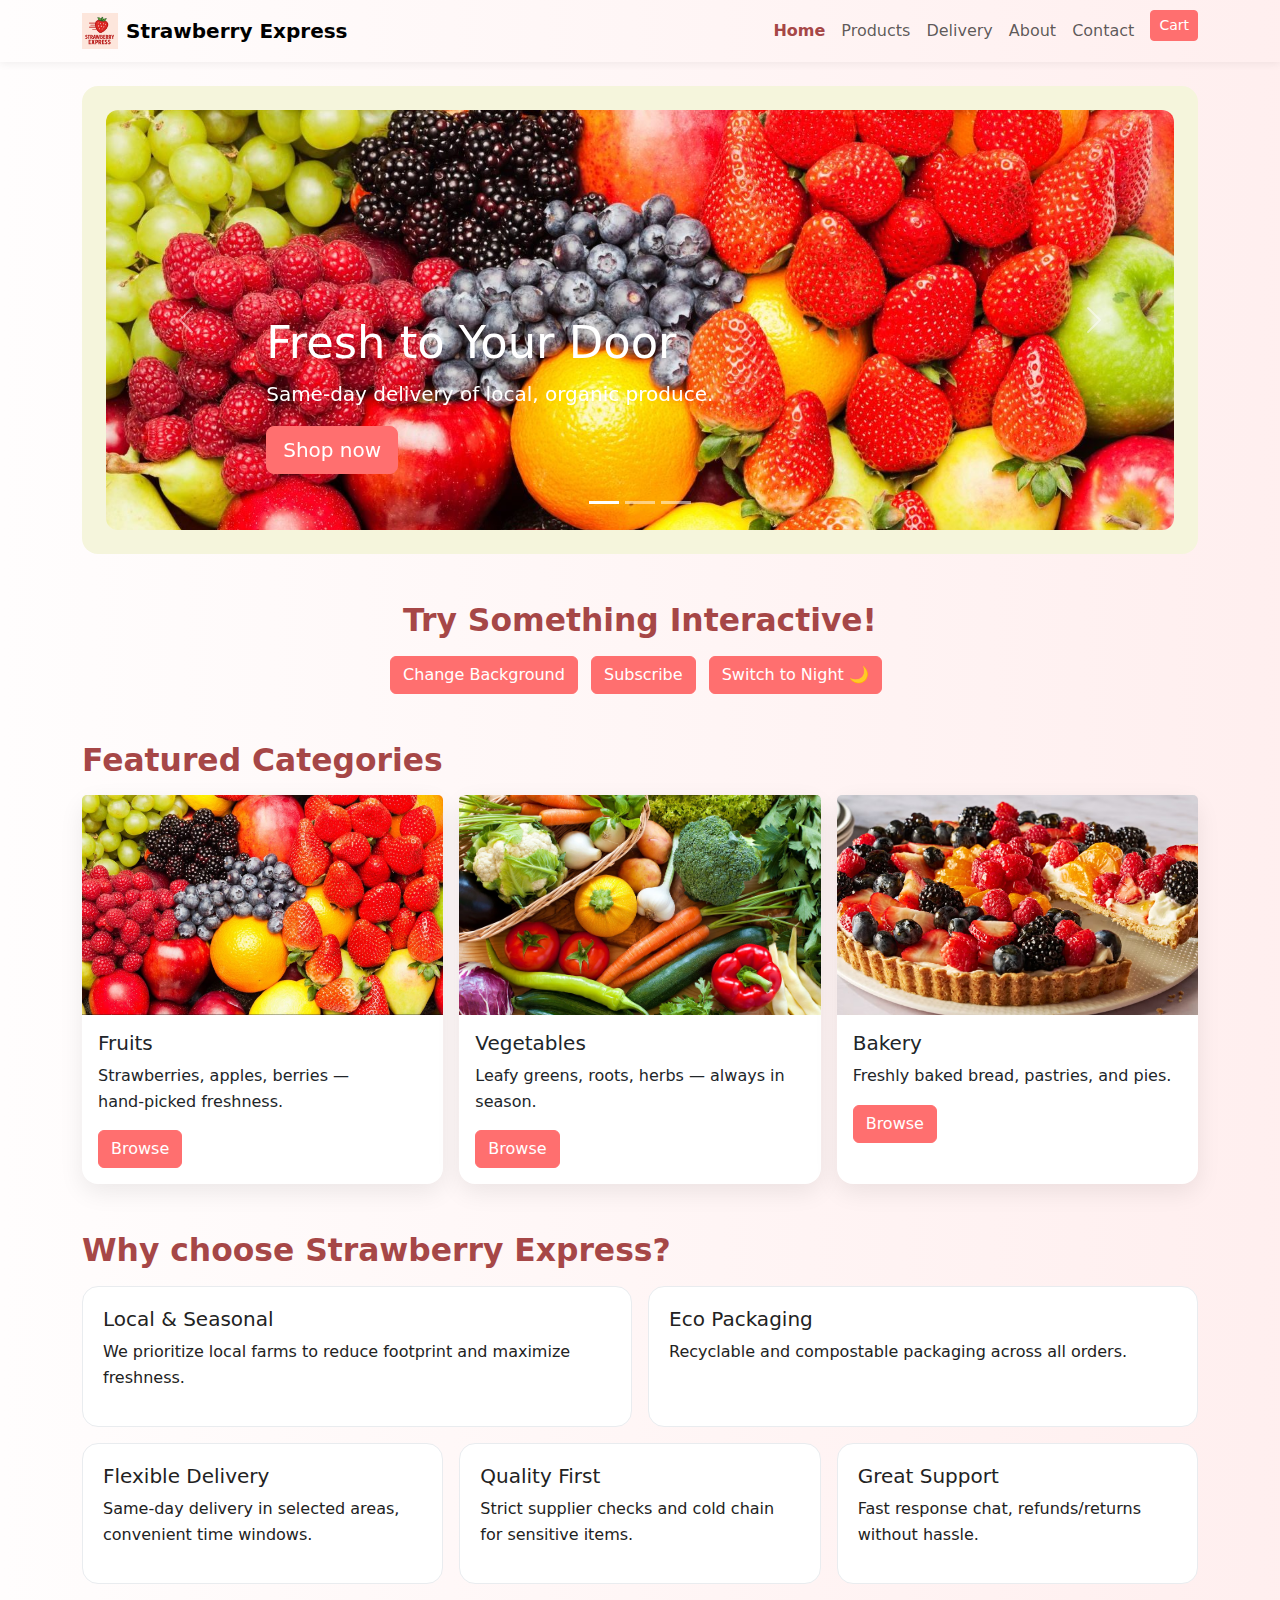
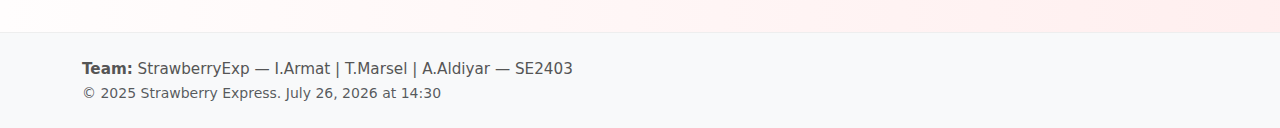
<file: index.html>
<!doctype html>
<html lang="en">
  <head>
    <meta charset="utf-8">
    <meta name="viewport" content="width=device-width, initial-scale=1">
    <title>Home • Strawberry Express</title>
    <link href="https://cdn.jsdelivr.net/npm/bootstrap@5.3.3/dist/css/bootstrap.min.css" rel="stylesheet">
    <link rel="stylesheet" href="assets/css/index.css">
  </head>
  <body>
  <nav class="navbar navbar-expand-lg">
    <div class="container">
      <a class="navbar-brand d-flex align-items-center" href="index.html">
        <img src="assets/img/logo.png" alt="Strawberry Express logo">
        <span class="fw-bold">Strawberry Express</span>
      </a>
      <button class="navbar-toggler" type="button" data-bs-toggle="collapse" data-bs-target="#navbarsExample" aria-controls="navbarsExample" aria-expanded="false" aria-label="Toggle navigation">
        <span class="navbar-toggler-icon"></span>
      </button>

      <div class="collapse navbar-collapse" id="navbarsExample">
        <ul class="navbar-nav ms-auto mb-2 mb-lg-0">
          <li class="nav-item"><a class="nav-link active fw-semibold" href="index.html">Home</a></li>
          <li class="nav-item"><a class="nav-link " href="html/products.html">Products</a></li>
          <li class="nav-item"><a class="nav-link " href="html/delivery.html">Delivery</a></li>
          <li class="nav-item"><a class="nav-link " href="html/about.html">About</a></li>
          <li class="nav-item"><a class="nav-link " href="html/contact.html">Contact</a></li>
          <li class="nav-item ms-lg-2"><a class="btn btn-sm btn-brand" href="html/cart.html">Cart</a></li>
        </ul>
      </div>
    </div>
  </nav>
  <main class="container my-4">

  <section class="hero p-3 p-lg-4">
    <div id="heroCarousel" class="carousel slide" data-bs-ride="carousel">
      <div class="carousel-indicators">
        <button type="button" data-bs-target="#heroCarousel" data-bs-slide-to="0" class="active" aria-current="true" aria-label="Slide 1"></button>
        <button type="button" data-bs-target="#heroCarousel" data-bs-slide-to="1" aria-label="Slide 2"></button>
        <button type="button" data-bs-target="#heroCarousel" data-bs-slide-to="2" aria-label="Slide 3"></button>
      </div>
      <div class="carousel-inner rounded-3">
        <div class="carousel-item active">
          <img src="assets/img/home-1.jpg" class="d-block w-100" alt="Fresh Fruits">
          <div class="carousel-caption text-start">
            <h1>Fresh to Your Door</h1>
            <p class="lead">Same‑day delivery of local, organic produce.</p>
            <p><a class="btn btn-brand btn-lg" href="html/products.html">Shop now</a></p>
          </div>
        </div>
        <div class="carousel-item">
          <img src="assets/img/home-2.webp" class="d-block w-100" alt="Organic Veggies">
          <div class="carousel-caption">
            <h1>Eco & Organic</h1> 
            <p class="lead">Curated suppliers, transparent sourcing.</p>
          </div>
        </div>
        <div class="carousel-item">
          <img src="assets/img/home-3.webp" class="d-block w-100" alt="Dairy & Eggs">
          <div class="carousel-caption text-end">
            <h1>Weekly Deals</h1>
            <p class="lead">Save on seasonal boxes and staples.</p>
          </div>
        </div>
      </div>
      <button class="carousel-control-prev" type="button" data-bs-target="#heroCarousel" data-bs-slide="prev">
        <span class="carousel-control-prev-icon" aria-hidden="true"></span>
        <span class="visually-hidden">Previous</span>
      </button>
      <button class="carousel-control-next" type="button" data-bs-target="#heroCarousel" data-bs-slide="next">
        <span class="carousel-control-next-icon" aria-hidden="true"></span>
        <span class="visually-hidden">Next</span>
      </button>
    </div>
  </section>

  <section class="my-5 text-center">
    <h2 class="section-title mb-3">Try Something Interactive!</h2>
    <button id="changeColorBtn" class="btn btn-brand me-2">Change Background</button>
    <button id="subscribeBtn" class="btn btn-brand me-2">Subscribe</button>
    <button id="themeSwitch" class="btn btn-brand me-2"> Switch to Night 🌙</button>
  </section>
  
  <section class="my-5">
    <h2 class="section-title mb-3">Featured Categories</h2>
    <div class="cards-row">
      <div class="card feature">
        <img class="card-img-top" src="assets/img/home-1.jpg" alt="Fruits">
        <div class="card-body">
          <h5 class="card-title">Fruits</h5>
          <p class="card-text">Strawberries, apples, berries — hand‑picked freshness.</p>
          <a href="html/products.html" class="btn btn-brand">Browse</a>
        </div>
      </div>
      <div class="card feature">
        <img class="card-img-top" src="assets/img/home-2.webp" alt="Vegetables">
        <div class="card-body">
          <h5 class="card-title">Vegetables</h5>
          <p class="card-text">Leafy greens, roots, herbs — always in season.</p>
          <a href="html/products.html" class="btn btn-brand">Browse</a>
        </div>
      </div>
      <div class="card feature">
        <img class="card-img-top" src="assets/img/bakery.avif" alt="Bakery">
        <div class="card-body">
          <h5 class="card-title">Bakery</h5>
          <p class="card-text">Freshly baked bread, pastries, and pies.</p>
          <a href="html/products.html" class="btn btn-brand">Browse</a>
        </div>
      </div>
    </div>
  </section>

  <section class="my-5">
    <h2 class="section-title mb-3">Why choose Strawberry Express?</h2>
    <div class="grid-why">
      <div class="why-box a"><h5>Local & Seasonal</h5><p>We prioritize local farms to reduce footprint and maximize freshness.</p></div>
      <div class="why-box b"><h5>Eco Packaging</h5><p>Recyclable and compostable packaging across all orders.</p></div>
      <div class="why-box c"><h5>Flexible Delivery</h5><p>Same‑day delivery in selected areas, convenient time windows.</p></div>
      <div class="why-box d"><h5>Quality First</h5><p>Strict supplier checks and cold chain for sensitive items.</p></div>
      <div class="why-box e"><h5>Great Support</h5><p>Fast response chat, refunds/returns without hassle.</p></div>
    </div>
  </section>


  <!-- Popup Form -->
  <div id="popupForm" class="popup-overlay">
    <div class="popup-content rounded-4 shadow">
      <button id="closePopup" class="btn-close btn-close-white"></button>
      <h4 class="mb-3">Subscribe to Strawberry Express</h4>
      <form id="subscribeForm">
        <div class="mb-3">
          <input type="email" class="form-control" placeholder="Enter your email" required>
        </div>
        <button type="submit" class="btn btn-brand w-100">Subscribe</button>
      </form>
    </div>
  </div>

  </main>
  <footer>
    <div class="container">
      <div class="row">
        <div class="col-md-8">
          <div class="footer-small">
            <strong>Team:</strong> StrawberryExp — I.Armat | T.Marsel | A.Aldiyar — SE2403
          </div>
        <div class="small text-muted">© 2025 Strawberry Express. <span id="datetime"></span></div>
      </div>
        </div>
      </div>
    </div>
  </footer>
  <script src="https://cdn.jsdelivr.net/npm/bootstrap@5.3.3/dist/js/bootstrap.bundle.min.js"></script>
  <script src="assets/js/popup.js"></script>
  <script src="assets/js/color-change.js"></script>
  <script src="assets/js/sound.js"></script>
  <script src="assets/js/datetime.js"></script>
  <script src="../assets/js/theme.js"></script>
  </body>
</html>
</file>
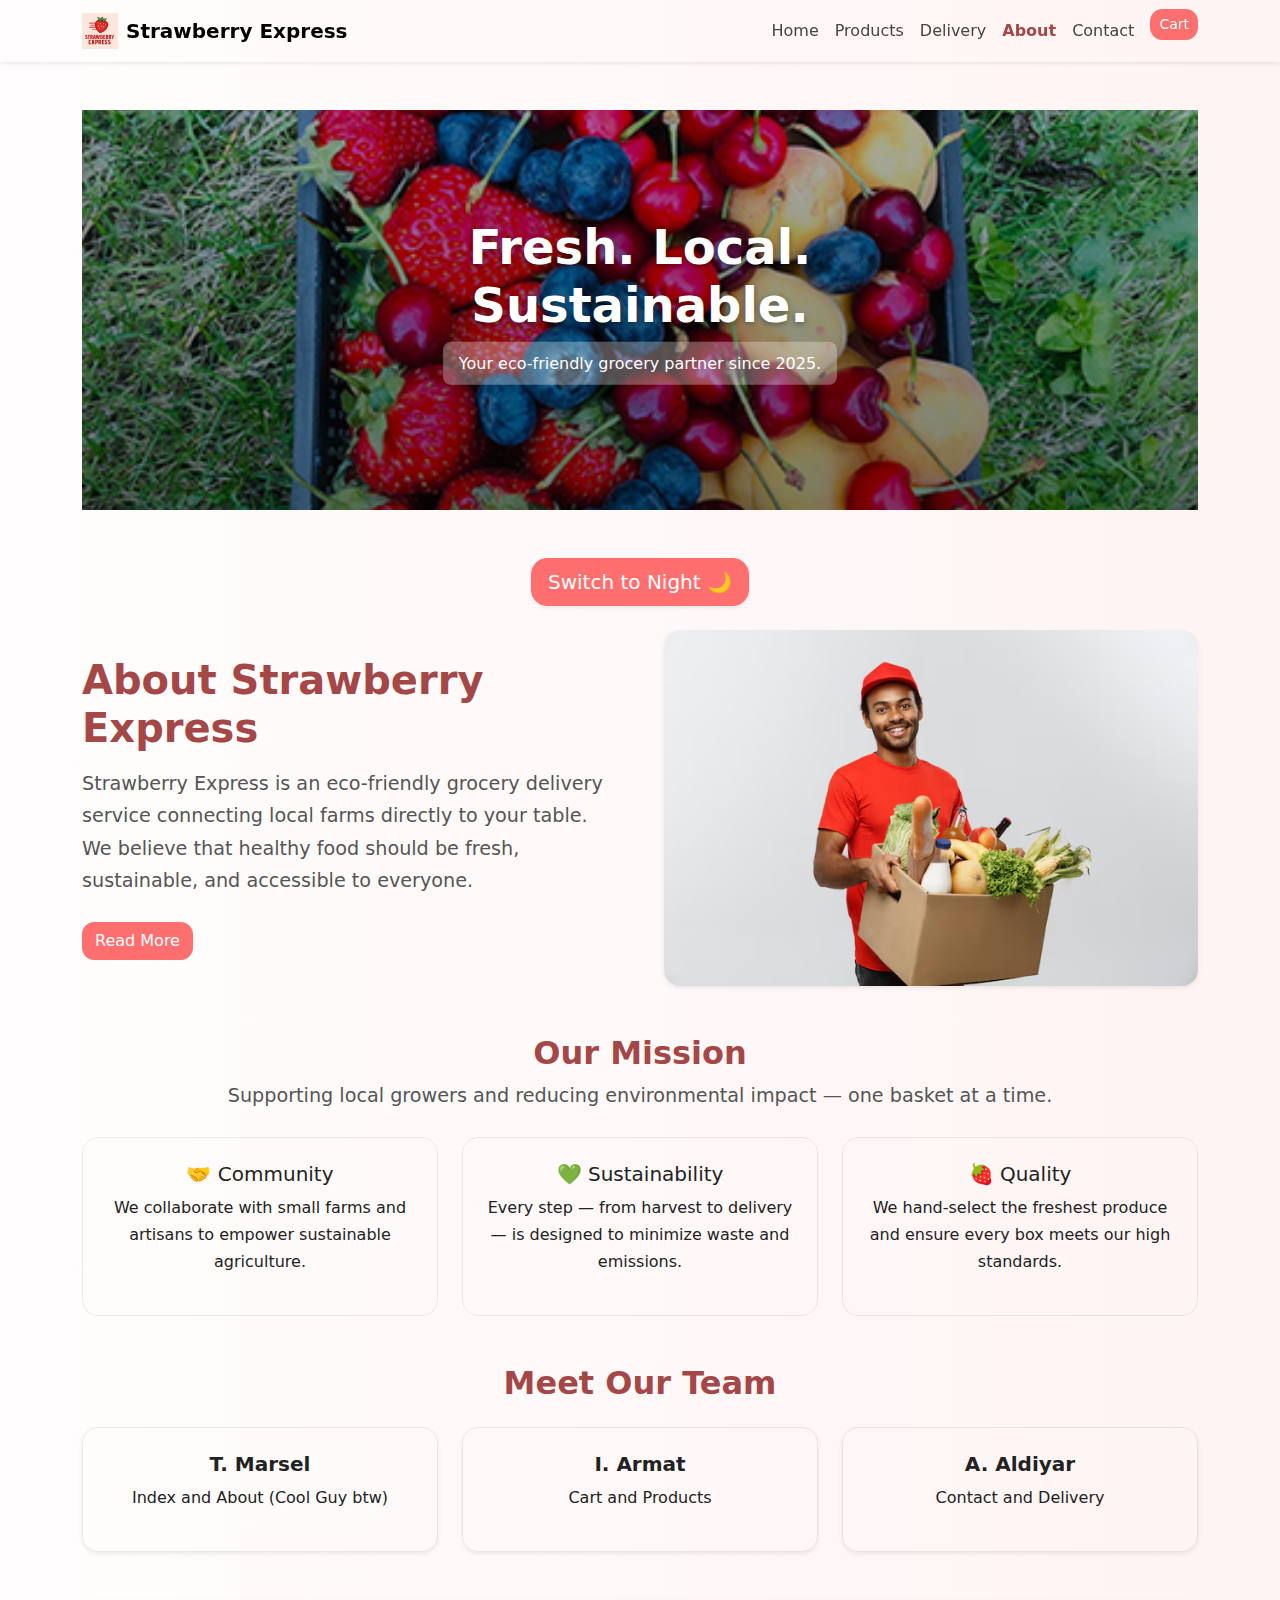
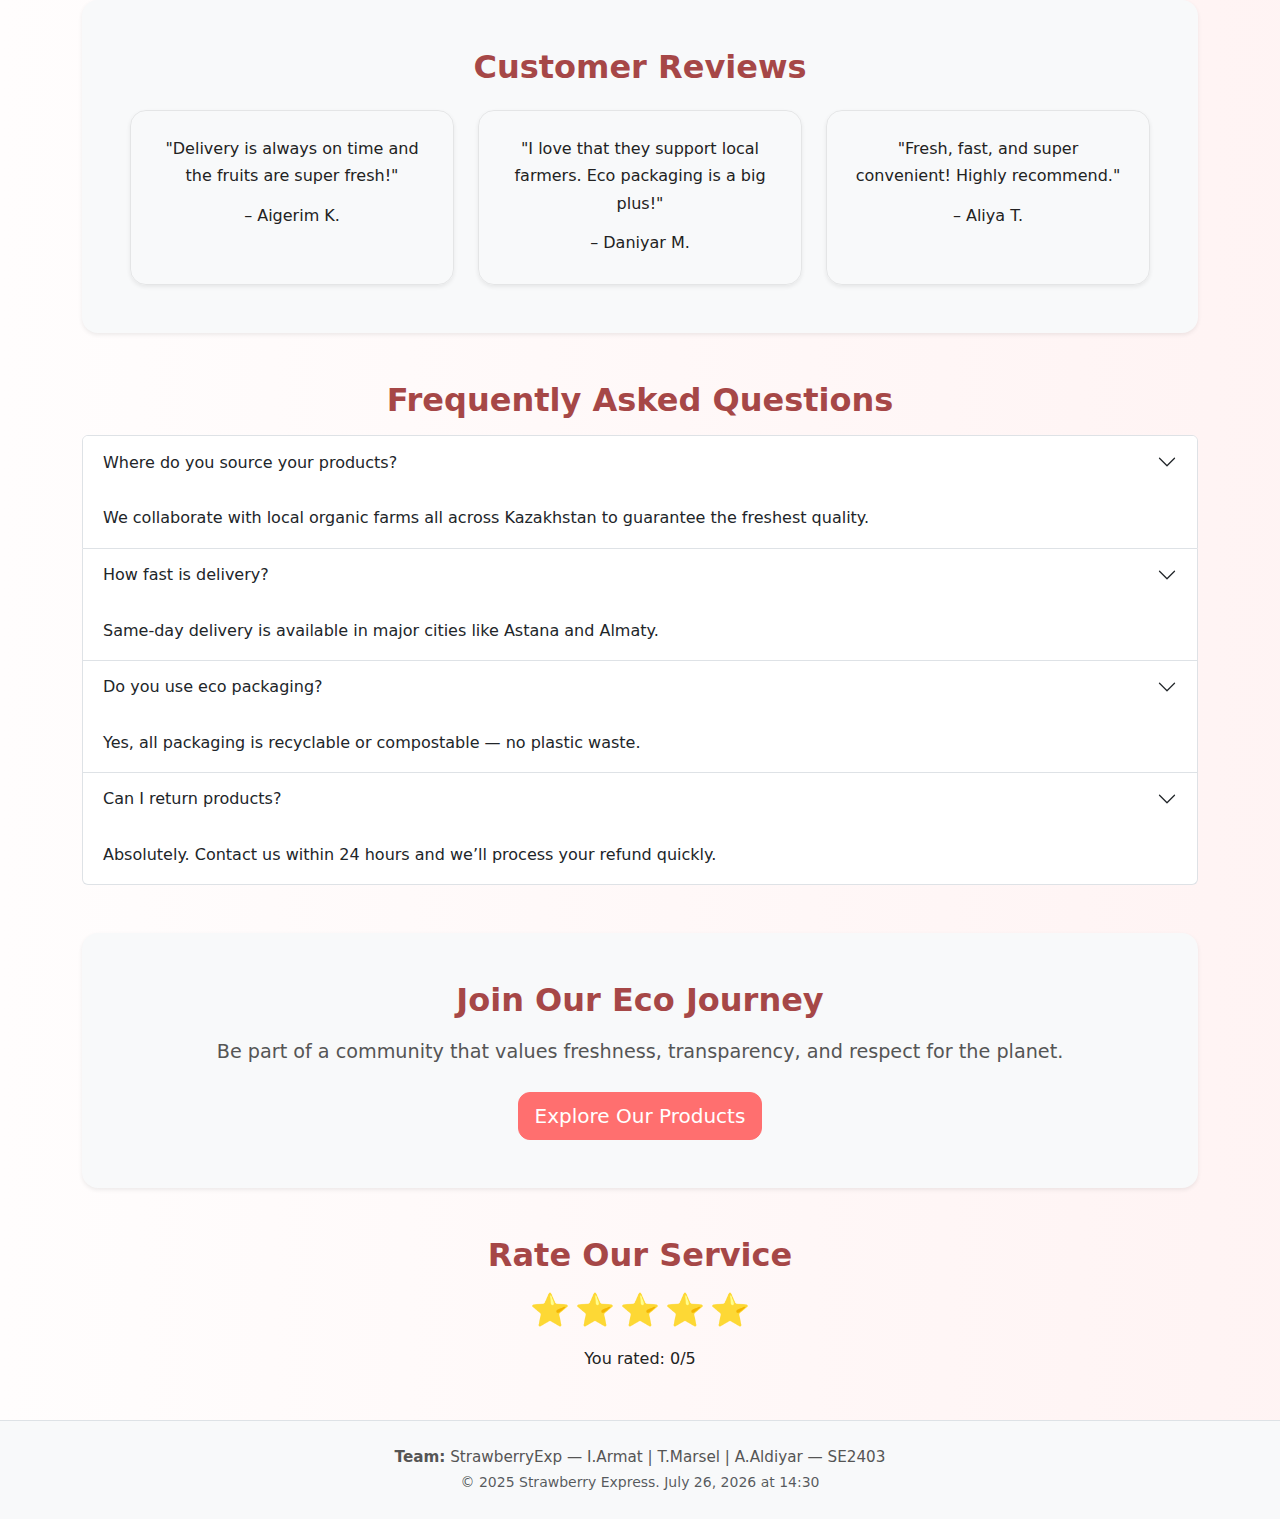
<file: html/about.html>
<!doctype html>
<html lang="en">
  <head>
    <meta charset="utf-8">
    <meta name="viewport" content="width=device-width, initial-scale=1">
    <title>About • Strawberry Express</title>
    <link href="https://cdn.jsdelivr.net/npm/bootstrap@5.3.3/dist/css/bootstrap.min.css" rel="stylesheet">
    <link rel="stylesheet" href="../assets/css/about.css">
  </head>
  <body>
    <!-- Navbar -->
    <nav class="navbar navbar-expand-lg sticky-top shadow-sm">
      <div class="container">
        <a class="navbar-brand d-flex align-items-center" href="../index.html">
          <img src="../assets/img/logo.png" alt="Strawberry Express logo">
          <span class="fw-bold">Strawberry Express</span>
        </a>
        <button class="navbar-toggler" type="button" data-bs-toggle="collapse" data-bs-target="#navbar" aria-controls="navbar" aria-expanded="false" aria-label="Toggle navigation">
          <span class="navbar-toggler-icon"></span>
        </button>
        <div class="collapse navbar-collapse" id="navbar">
          <ul class="navbar-nav ms-auto mb-2 mb-lg-0">
            <li class="nav-item"><a class="nav-link" href="../index.html">Home</a></li>
            <li class="nav-item"><a class="nav-link" href="products.html">Products</a></li>
            <li class="nav-item"><a class="nav-link" href="delivery.html">Delivery</a></li>
            <li class="nav-item"><a class="nav-link active fw-semibold" href="about.html">About</a></li>
            <li class="nav-item"><a class="nav-link" href="contact.html">Contact</a></li>
            <li class="nav-item ms-lg-2"><a class="btn btn-sm btn-brand" href="cart.html">Cart</a></li>
          </ul>
        </div>
      </div>
    </nav>

    <main class="container my-5">

      <section class="position-relative mb-5">
        <img src="../assets/img/local-produce.jpg" class="w-100" style="max-height:400px; object-fit:cover;" alt="Fresh fruits">
        <div class="hero-overlay"></div>
        <div class="hero-text">
          <h1 class="display-5 fw-bold">Fresh. Local. Sustainable.</h1>
          <p>Your eco-friendly grocery partner since 2025.</p>
        </div>
      </section>

      <section class="text-center my-4">
        <button id="themeSwitch" class="btn btn-brand btn-lg shadow-sm rounded-4">
          Switch to Night 🌙
        </button>
      </section>
      
      
      <section class="row align-items-center g-5 mb-5">
        <div class="col-lg-6">
          <h1 class="section-title mb-3">About Strawberry Express</h1>
          <p class="lead">Strawberry Express is an <strong>eco-friendly grocery delivery service</strong> connecting local farms directly to your table. We believe that healthy food should be fresh, sustainable, and accessible to everyone.</p>
          <p id="moreText" style="display:none;">Founded in 2025, our company began with a simple goal — to make it easy for people to enjoy seasonal produce while supporting responsible farming and reducing environmental impact.</p>
          <button id="readMoreBtn" class="btn btn-brand mt-2">Read More</button>
        </div>
        <div class="col-lg-6">
          <img src="../assets/img/delivery.avif" alt="Eco delivery van" class="img-fluid rounded-4 shadow-sm">
        </div>
      </section>

      <section class="my-5">
        <div class="text-center mb-4">
          <h2 class="section-title">Our Mission</h2>
          <p class="lead">Supporting local growers and reducing environmental impact — one basket at a time.</p>
        </div>
        <div class="row row-cols-1 row-cols-md-3 g-4 text-center">
          <div class="col">
            <div class="p-4 border rounded-3 h-100">
              <h5>🤝 Community</h5>
              <p>We collaborate with small farms and artisans to empower sustainable agriculture.</p>
            </div>
          </div>
          <div class="col">
            <div class="p-4 border rounded-3 h-100">
              <h5>💚 Sustainability</h5>
              <p>Every step — from harvest to delivery — is designed to minimize waste and emissions.</p>
            </div>
          </div>
          <div class="col">
            <div class="p-4 border rounded-3 h-100">
              <h5>🍓 Quality</h5>
              <p>We hand-select the freshest produce and ensure every box meets our high standards.</p>
            </div>
          </div>
        </div>
      </section>

      <section class="my-5">
        <h2 class="section-title mb-4 text-center">Meet Our Team</h2>
        <div class="row row-cols-1 row-cols-md-3 g-4 text-center">
          <div class="col">
            <div class="p-4 border rounded-4 shadow-sm h-100">
              <h5 class="fw-bold">T. Marsel</h5>
              <p>Index and About (Cool Guy btw)</p>
            </div>
          </div>

          <div class="col">
            <div class="p-4 border rounded-4 shadow-sm h-100">
              <h5 class="fw-bold">I. Armat</h5>
              <p>Cart and Products</p>
            </div>
          </div>

          <div class="col">
            <div class="p-4 border rounded-4 shadow-sm h-100">
              <h5 class="fw-bold">A. Aldiyar</h5>
              <p>Contact and Delivery</p>
            </div>
          </div>
        </div>
      </section>

      <section class="my-5 bg-light p-5 rounded-4 shadow-sm text-center">
        <h2 class="section-title mb-4">Customer Reviews</h2>
        <div class="row row-cols-1 row-cols-md-3 g-4">
          <div class="col">
            <div class="p-4 border rounded-4 h-100 shadow-sm">
              <p>"Delivery is always on time and the fruits are super fresh!"</p>
              <h6 class="text-brand">– Aigerim K.</h6>
            </div>
          </div>
          <div class="col">
            <div class="p-4 border rounded-4 h-100 shadow-sm">
              <p>"I love that they support local farmers. Eco packaging is a big plus!"</p>
              <h6 class="text-brand">– Daniyar M.</h6>
            </div>
          </div>
          <div class="col">
            <div class="p-4 border rounded-4 h-100 shadow-sm">
              <p>"Fresh, fast, and super convenient! Highly recommend."</p>
              <h6 class="text-brand">– Aliya T.</h6>
            </div>
          </div>
        </div>
      </section>

      <section class="my-5">
        <h2 class="section-title mb-3 text-center">Frequently Asked Questions</h2>
        <div class="accordion" id="faqAccordion">
          <div class="accordion-item">
            <h2 class="accordion-header">
              <button class="accordion-button collapsed" type="button">Where do you source your products?</button>
            </h2>
            <div class="accordion-body">We collaborate with local organic farms all across Kazakhstan to guarantee the freshest quality.</div>
          </div>
          <div class="accordion-item">
            <h2 class="accordion-header">
              <button class="accordion-button collapsed" type="button">How fast is delivery?</button>
            </h2>
            <div class="accordion-body">Same-day delivery is available in major cities like Astana and Almaty.</div>
          </div>
          <div class="accordion-item">
            <h2 class="accordion-header">
              <button class="accordion-button collapsed" type="button">Do you use eco packaging?</button>
            </h2>
            <div class="accordion-body">Yes, all packaging is recyclable or compostable — no plastic waste.</div>
          </div>
          <div class="accordion-item">
            <h2 class="accordion-header">
              <button class="accordion-button collapsed" type="button">Can I return products?</button>
            </h2>
            <div class="accordion-body">Absolutely. Contact us within 24 hours and we’ll process your refund quickly.</div>
          </div>
        </div>
      </section>

      <section class="my-5 text-center bg-light rounded-4 p-5 shadow-sm">
        <h2 class="section-title mb-3">Join Our Eco Journey</h2>
        <p class="lead mb-4">Be part of a community that values freshness, transparency, and respect for the planet.</p>
        <a href="products.html" class="btn btn-brand btn-lg">Explore Our Products</a>
      </section>
  
      <section class="my-5 text-center">
        <h2 class="section-title">Rate Our Service</h2>
        <div class="stars">
          <span class="star">⭐</span>
          <span class="star">⭐</span>
          <span class="star">⭐</span>
          <span class="star">⭐</span>
          <span class="star">⭐</span>
        </div>
        <p id="ratingText" class="mt-2">You rated: 0/5</p>
      </section>
      

    </main>

    <footer class="py-4 border-top mt-5 text-center">
      <div class="container">
        <div class="footer-small">
          <strong>Team:</strong> StrawberryExp — I.Armat | T.Marsel | A.Aldiyar — SE2403
        </div>
        <div class="small text-muted">© 2025 Strawberry Express. <span id="datetime"></span></div>
      </div>
    </footer>

    <script src="https://cdn.jsdelivr.net/npm/bootstrap@5.3.3/dist/js/bootstrap.bundle.min.js"></script>
    <script src="../assets/js/accordion.js"></script>
    <script src="../assets/js/datetime.js"></script>
    <script src="../assets/js/sound.js"></script>
    <script src="../assets/js/rating.js"></script>
    <script src="../assets/js/readmore.js"></script>
    <script src="../assets/js/theme.js"></script>
  </body>
</html>
</file>
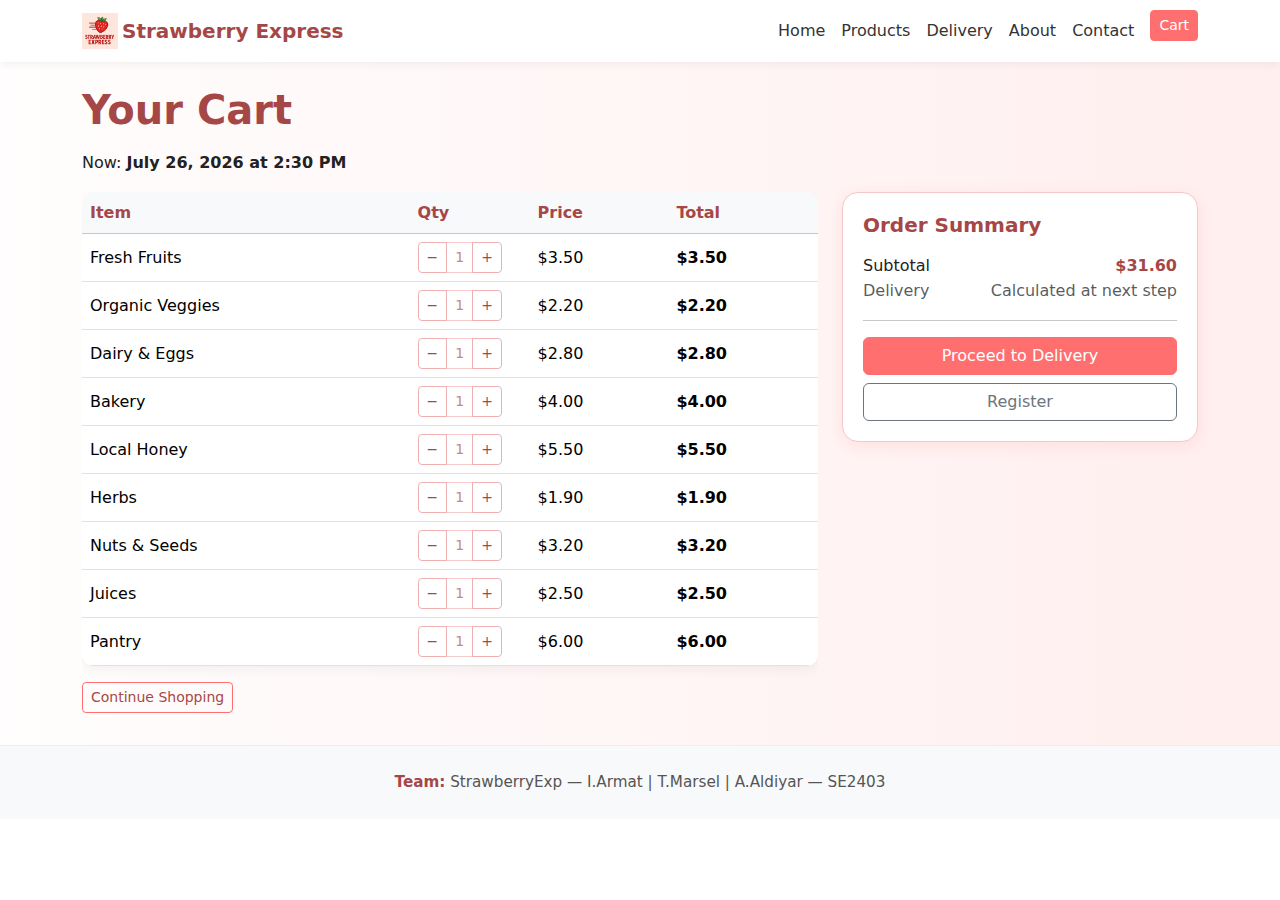
<file: html/cart.html>
<!doctype html>
<html lang="en">
<head>
    <meta charset="utf-8">
    <meta name="viewport" content="width=device-width, initial-scale=1">
    <title>Cart • Strawberry Express</title>
    <link href="https://cdn.jsdelivr.net/npm/bootstrap@5.3.3/dist/css/bootstrap.min.css" rel="stylesheet">
    <link rel="stylesheet" href="../assets/css/cart.css">
</head>
<body>
<nav class="navbar navbar-expand-lg bg-white">
    <div class="container">
        <a class="navbar-brand d-flex align-items-center" href="../index.html">
            <img src="../assets/img/logo.png" alt="Strawberry Express logo" style="height:36px;">
            <span class="fw-bold ms-1">Strawberry Express</span>
        </a>
        <button class="navbar-toggler" type="button" data-bs-toggle="collapse" data-bs-target="#navbarsExample">
            <span class="navbar-toggler-icon"></span>
        </button>

        <div class="collapse navbar-collapse" id="navbarsExample">
            <ul class="navbar-nav ms-auto mb-2 mb-lg-0">
                <li class="nav-item"><a class="nav-link" href="../index.html">Home</a></li>
                <li class="nav-item"><a class="nav-link" href="products.html">Products</a></li>
                <li class="nav-item"><a class="nav-link" href="delivery.html">Delivery</a></li>
                <li class="nav-item"><a class="nav-link" href="about.html">About</a></li>
                <li class="nav-item"><a class="nav-link" href="contact.html">Contact</a></li>
                <li class="nav-item ms-lg-2"><a class="btn btn-sm btn-brand" href="cart.html">Cart</a></li>
            </ul>
        </div>
    </div>
</nav>

<main class="container my-4">
    <h1 class="section-title">Your Cart</h1>

    <div class="timebar mb-3">Now: <strong id="clock"></strong></div>

    <div class="row g-4">
        <div class="col-lg-8">
            <div class="table-responsive">
                <table class="table align-middle">
                    <thead class="table-light">
                    <tr><th>Item</th><th style="width:120px;">Qty</th><th>Price</th><th>Total</th></tr>
                    </thead>
                    <tbody id="cartBody"></tbody>
                </table>
            </div>
            <a class="btn btn-outline-secondary btn-sm" href="products.html">Continue Shopping</a>
        </div>

        <div class="col-lg-4">
            <div class="order-summary">
                <h5 class="mb-3">Order Summary</h5>
                <div class="d-flex justify-content-between">
                    <span>Subtotal</span><strong id="subtotal">$0.00</strong>
                </div>
                <div class="d-flex justify-content-between text-muted">
                    <span>Delivery</span><span>Calculated at next step</span>
                </div>
                <hr>
                <div class="d-grid gap-2">
                    <a class="btn btn-brand" href="delivery.html">Proceed to Delivery</a>
                    <!-- Register button directly below -->
                    <button class="btn btn-outline-secondary" data-bs-toggle="modal" data-bs-target="#registerModal">Register</button>
                </div>
            </div>
        </div>
    </div>
</main>

<!-- Registration Modal -->
<div class="modal fade" id="registerModal" tabindex="-1" aria-hidden="true">
    <div class="modal-dialog modal-dialog-centered">
        <div class="modal-content rounded-3">
            <div class="modal-header">
                <h5 class="modal-title">Registration</h5>
                <button type="button" class="btn-close" data-bs-dismiss="modal"></button>
            </div>
            <form class="modal-body" data-validate="on">
                <ul class="form-errors"></ul>
                <div class="mb-2">
                    <label class="form-label" for="cName">Name</label>
                    <input id="cName" name="name" class="form-control" required placeholder="Your name">
                </div>
                <div class="mb-2">
                    <label class="form-label" for="cEmail">Email</label>
                    <input id="cEmail" name="email" type="email" class="form-control" required placeholder="you@example.com">
                </div>
                <div class="mb-2">
                    <label class="form-label" for="cPass">Password</label>
                    <input id="cPass" name="password" type="password" class="form-control" required minlength="6" placeholder="min 6 chars">
                </div>
                <div class="mb-3">
                    <label class="form-label" for="cPass2">Confirm password</label>
                    <input id="cPass2" name="passwordConfirm" type="password" class="form-control" required placeholder="repeat password">
                </div>
                <div class="d-grid">
                    <button class="btn btn-success" type="submit">Create account</button>
                </div>
            </form>
        </div>
    </div>
</div>

<footer>
    <div class="container">
        <div class="footer-small">
            <strong>Team:</strong> StrawberryExp — I.Armat | T.Marsel | A.Aldiyar — SE2403
        </div>
    </div>
</footer>

<script src="https://cdn.jsdelivr.net/npm/bootstrap@5.3.3/dist/js/bootstrap.bundle.min.js"></script>
<script defer src="../assets/js/main.js"></script>
</body>
</html>
</file>
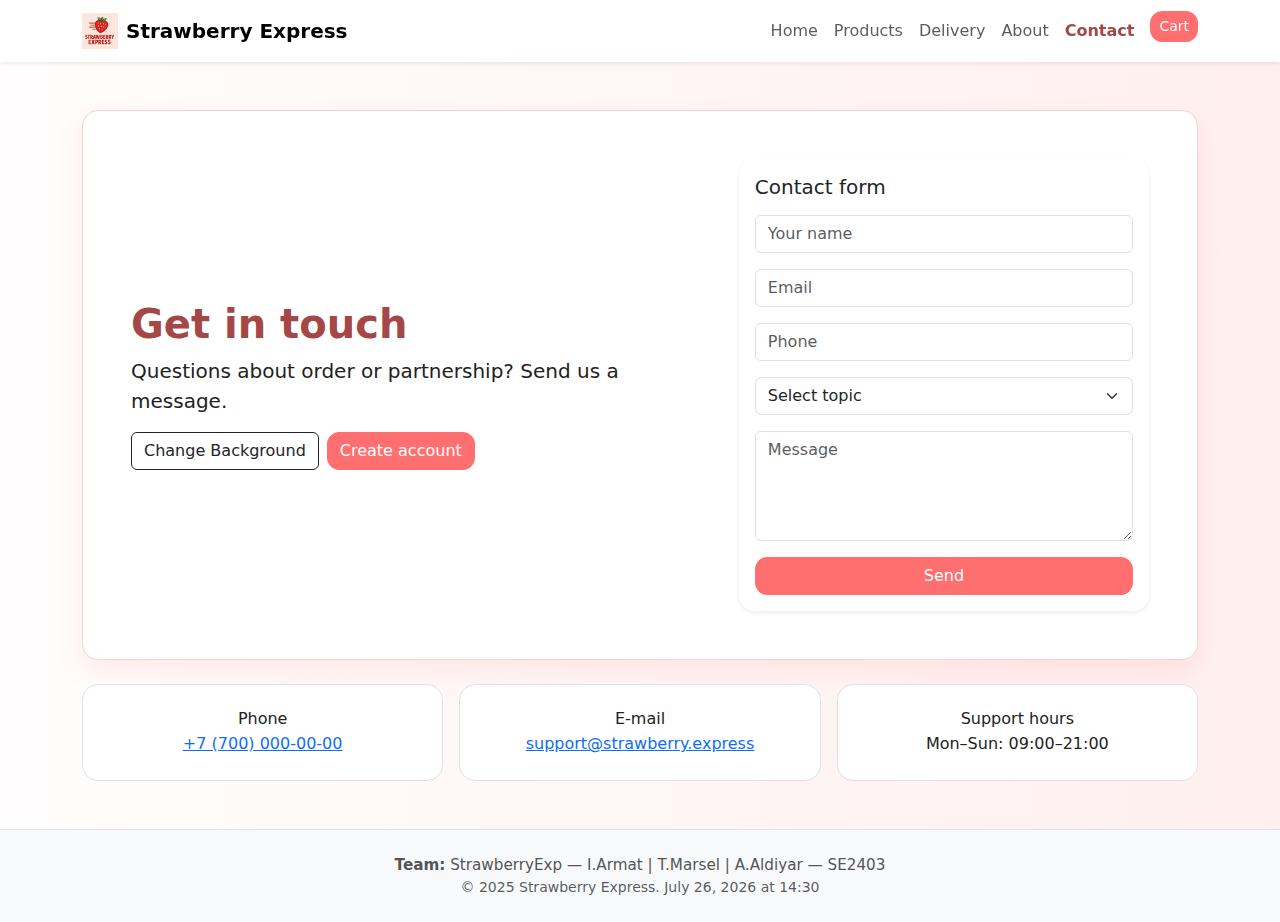
<file: html/contact.html>
<!doctype html>
<html lang="en">

<head>
    <meta charset="utf-8">
    <meta name="viewport" content="width=device-width, initial-scale=1">
    <title>Contact • Strawberry Express</title>
    <link href="https://cdn.jsdelivr.net/npm/bootstrap@5.3.3/dist/css/bootstrap.min.css" rel="stylesheet">
    <link rel="stylesheet" href="../assets/css/contact.css">
</head>

<body>
    <nav class="navbar navbar-expand-lg bg-white sticky-top shadow-sm">
        <div class="container">
            <a class="navbar-brand d-flex align-items-center" href="../index.html">
                <img src="../assets/img/logo.png" alt="Strawberry Express logo">
                <span class="fw-bold">Strawberry Express</span>
            </a>
            <button class="navbar-toggler" type="button" data-bs-toggle="collapse" data-bs-target="#navbar"
                aria-controls="navbar" aria-expanded="false" aria-label="Toggle navigation">
                <span class="navbar-toggler-icon"></span>
            </button>
            <div class="collapse navbar-collapse" id="navbar">
                <ul class="navbar-nav ms-auto mb-2 mb-lg-0">
                    <li class="nav-item"><a class="nav-link" href="../index.html">Home</a></li>
                    <li class="nav-item"><a class="nav-link" href="products.html">Products</a></li>
                    <li class="nav-item"><a class="nav-link" href="delivery.html">Delivery</a></li>
                    <li class="nav-item"><a class="nav-link" href="about.html">About</a></li>
                    <li class="nav-item"><a class="nav-link active fw-semibold" href="contact.html">Contact</a></li>
                    <li class="nav-item ms-lg-2"><a class="btn btn-sm btn-brand" href="cart.html">Cart</a></li>
                </ul>
            </div>
        </div>
    </nav>

    <main class="container my-5">
        <section class="hero p-4 p-md-5 rounded-4 mb-4">
            <div class="row align-items-center g-4">
                <div class="col-md-7">
                    <h1 class="section-title mb-2">Get in touch</h1>
                    <p class="lead mb-3">Questions about order or partnership? Send us a message.</p>
                    <div class="d-flex gap-2">
                        <button id="bgBtn" class="btn btn-outline-dark">Change Background</button>
                        <button id="openSignup" class="btn btn-brand">Create account</button>
                    </div>
                </div>
                <div class="col-md-5">
                    <div class="card shadow-sm border-0 rounded-4">
                        <div class="card-body">
                            <h5 class="mb-3">Contact form</h5>
                            <form id="contactForm" novalidate>
                                <div class="mb-3">
                                    <input type="text" id="name" class="form-control" placeholder="Your name" required>
                                    <div class="invalid-feedback">Enter your name</div>
                                </div>
                                <div class="mb-3">
                                    <input type="email" id="email" class="form-control" placeholder="Email" required>
                                    <div class="invalid-feedback">Enter a valid email</div>
                                </div>
                                <div class="mb-3">
                                    <input type="tel" id="phone" class="form-control" placeholder="Phone" required>
                                    <div class="invalid-feedback">Enter phone number</div>
                                </div>
                                <div class="mb-3">
                                    <select id="topic" class="form-select" required>
                                        <option value="" disabled selected>Select topic</option>
                                        <option value="order">Order</option>
                                        <option value="delivery">Delivery</option>
                                        <option value="cooperation">Cooperation</option>
                                        <option value="other">Other</option>
                                    </select>
                                    <div class="invalid-feedback">Choose a topic</div>
                                </div>
                                <div class="mb-3">
                                    <textarea id="message" class="form-control" rows="4" placeholder="Message"
                                        required></textarea>
                                    <div class="invalid-feedback">Write a message</div>
                                </div>
                                <button type="submit" class="btn btn-brand w-100">Send</button>
                            </form>
                            <div id="toast" class="toast-lite">Thanks! Your message has been sent.</div>
                        </div>
                    </div>
                </div>
            </div>
        </section>

        <section class="info-cards">
            <div class="row g-3">
                <div class="col-md-4">
                    <div class="p-4 border rounded-4 bg-white h-100 text-center">
                        <h6 class="mb-1">Phone</h6>
                        <a href="tel:+77000000000">+7 (700) 000-00-00</a>
                    </div>
                </div>
                <div class="col-md-4">
                    <div class="p-4 border rounded-4 bg-white h-100 text-center">
                        <h6 class="mb-1">E-mail</h6>
                        <a href="mailto:support@strawberry.express">support@strawberry.express</a>
                    </div>
                </div>
                <div class="col-md-4">
                    <div class="p-4 border rounded-4 bg-white h-100 text-center">
                        <h6 class="mb-1">Support hours</h6>
                        <div>Mon–Sun: 09:00–21:00</div>
                    </div>
                </div>
            </div>
        </section>
    </main>

    <footer class="py-4 border-top mt-5 text-center">
        <div class="container">
            <div class="footer-small">
                <strong>Team:</strong> StrawberryExp — I.Armat | T.Marsel | A.Aldiyar — SE2403
            </div>
            <div class="small text-muted">© 2025 Strawberry Express. <span id="datetime"></span></div>
        </div>
    </footer>

    <div id="signupModal" class="modal-lite">
        <div class="modal-card rounded-4 shadow">
            <button class="btn-close" id="closeSignup"></button>
            <h5 class="mb-3">Create your account</h5>
            <form id="signupForm" novalidate>
                <div class="mb-3">
                    <input type="email" id="sEmail" class="form-control" placeholder="Email" required>
                    <div class="invalid-feedback">Enter a valid email</div>
                </div>
                <div class="mb-3">
                    <input type="password" id="sPass" class="form-control" placeholder="Password (min 8 chars)"
                        minlength="8" required>
                    <div class="invalid-feedback">Password must be at least 8 characters</div>
                </div>
                <div class="mb-3">
                    <input type="password" id="sConfirm" class="form-control" placeholder="Confirm password" required>
                    <div class="invalid-feedback">Passwords must match</div>
                </div>
                <button class="btn btn-brand w-100" type="submit">Sign up</button>
            </form>
            <div id="signupToast" class="toast-lite">Welcome! Account created.</div>
        </div>
    </div>

    <script src="https://cdn.jsdelivr.net/npm/bootstrap@5.3.3/dist/js/bootstrap.bundle.min.js"></script>
    <script src="../assets/js/datetime.js"></script>
    <script src="../assets/js/contact.js"></script>
</body>

</html>
</file>
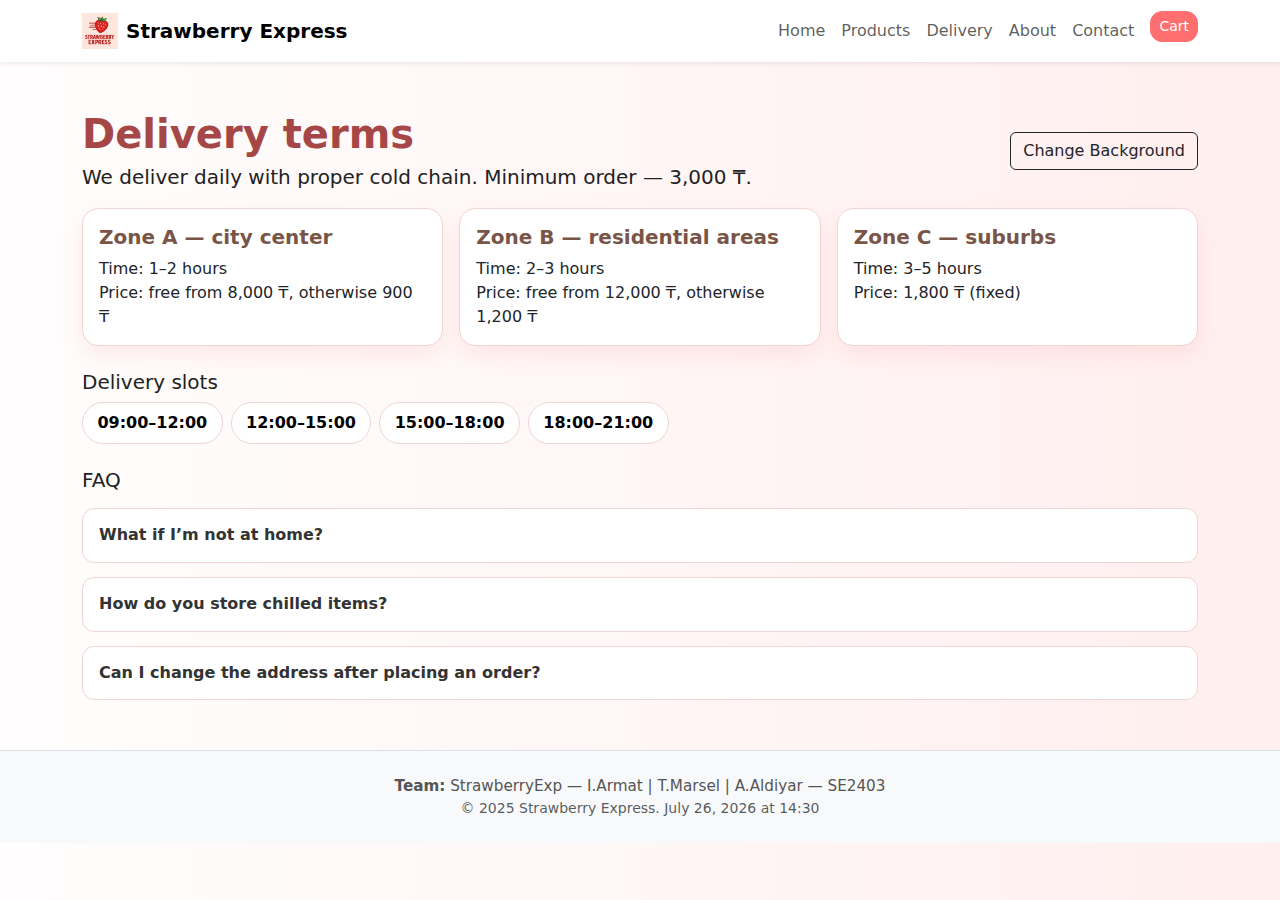
<file: html/delivery.html>
<!doctype html>
<html lang="en">

<head>
    <meta charset="utf-8">
    <meta name="viewport" content="width=device-width, initial-scale=1">
    <title>Delivery • Strawberry Express</title>
    <link href="https://cdn.jsdelivr.net/npm/bootstrap@5.3.3/dist/css/bootstrap.min.css" rel="stylesheet">
    <link rel="stylesheet" href="../assets/css/delivery.css">
</head>

<body>
    <nav class="navbar navbar-expand-lg bg-white sticky-top shadow-sm">
        <div class="container">
            <a class="navbar-brand d-flex align-items-center" href="../index.html">
                <img src="../assets/img/logo.png" alt="Strawberry Express logo">
                <span class="fw-bold">Strawberry Express</span>
            </a>
            <button class="navbar-toggler" type="button" data-bs-toggle="collapse" data-bs-target="#navbar"
                aria-controls="navbar" aria-expanded="false" aria-label="Toggle navigation">
                <span class="navbar-toggler-icon"></span>
            </button>
            <div class="collapse navbar-collapse" id="navbar">
                <ul class="navbar-nav ms-auto mb-2 mb-lg-0">
                    <li class="nav-item"><a class="nav-link" href="../index.html">Home</a></li>
                    <li class="nav-item"><a class="nav-link" href="products.html">Products</a></li>
                    <li class="nav-item"><a class="nav-link" href="delivery.html">Delivery</a></li>
                    <li class="nav-item"><a class="nav-link" href="about.html">About</a></li>
                    <li class="nav-item"><a class="nav-link" href="contact.html">Contact</a></li>
                    <li class="nav-item ms-lg-2"><a class="btn btn-sm btn-brand" href="cart.html">Cart</a></li>
                </ul>
            </div>
        </div>
    </nav>

    <main class="container my-5">
        <section class="d-flex justify-content-between align-items-center mb-3">
            <div>
                <h1 class="section-title mb-1">Delivery terms</h1>
                <p class="lead mb-0">We deliver daily with proper cold chain. Minimum order — 3,000 ₸.</p>
            </div>
            <div class="d-flex gap-2">
                <button id="bgBtn" class="btn btn-outline-dark">Change Background</button>
            </div>
        </section>

        <section class="row g-3 zones mb-4">
            <div class="col-md-4">
                <div class="card zone h-100">
                    <div class="card-body">
                        <h5 class="card-title">Zone A — city center</h5>
                        <div>Time: 1–2 hours</div>
                        <div>Price: free from 8,000 ₸, otherwise 900 ₸</div>
                    </div>
                </div>
            </div>
            <div class="col-md-4">
                <div class="card zone h-100">
                    <div class="card-body">
                        <h5 class="card-title">Zone B — residential areas</h5>
                        <div>Time: 2–3 hours</div>
                        <div>Price: free from 12,000 ₸, otherwise 1,200 ₸</div>
                    </div>
                </div>
            </div>
            <div class="col-md-4">
                <div class="card zone h-100">
                    <div class="card-body">
                        <h5 class="card-title">Zone C — suburbs</h5>
                        <div>Time: 3–5 hours</div>
                        <div>Price: 1,800 ₸ (fixed)</div>
                    </div>
                </div>
            </div>
        </section>

        <section class="mb-4">
            <h5 class="mb-2">Delivery slots</h5>
            <div class="chip-row">
                <button class="chip">09:00–12:00</button>
                <button class="chip">12:00–15:00</button>
                <button class="chip">15:00–18:00</button>
                <button class="chip">18:00–21:00</button>
            </div>
        </section>

        <section class="faq">
            <h5 class="mb-3">FAQ</h5>
            <div class="accordion-custom" id="faq">
                <div class="faq-item">
                    <button class="faq-header">What if I’m not at home?</button>
                    <div class="faq-content">
                        <div class="inner">We can reschedule or leave the order at reception/neighbors with your
                            approval.</div>
                    </div>
                </div>
                <div class="faq-item">
                    <button class="faq-header">How do you store chilled items?</button>
                    <div class="faq-content">
                        <div class="inner">Thermal bags and ice packs keep products fresh until handover.</div>
                    </div>
                </div>
                <div class="faq-item">
                    <button class="faq-header">Can I change the address after placing an order?</button>
                    <div class="faq-content">
                        <div class="inner">Yes, if the order hasn’t been handed to the courier. Contact us on the
                            Contact page.</div>
                    </div>
                </div>
            </div>
        </section>
    </main>

    <footer class="py-4 border-top mt-5 text-center">
        <div class="container">
            <div class="footer-small">
                <strong>Team:</strong> StrawberryExp — I.Armat | T.Marsel | A.Aldiyar — SE2403
            </div>
            <div class="small text-muted">© 2025 Strawberry Express. <span id="datetime"></span></div>
        </div>
    </footer>

    <script src="https://cdn.jsdelivr.net/npm/bootstrap@5.3.3/dist/js/bootstrap.bundle.min.js"></script>
    <script src="../assets/js/datetime.js"></script>
    <script src="../assets/js/delivery.js"></script>
</body>

</html>
</file>
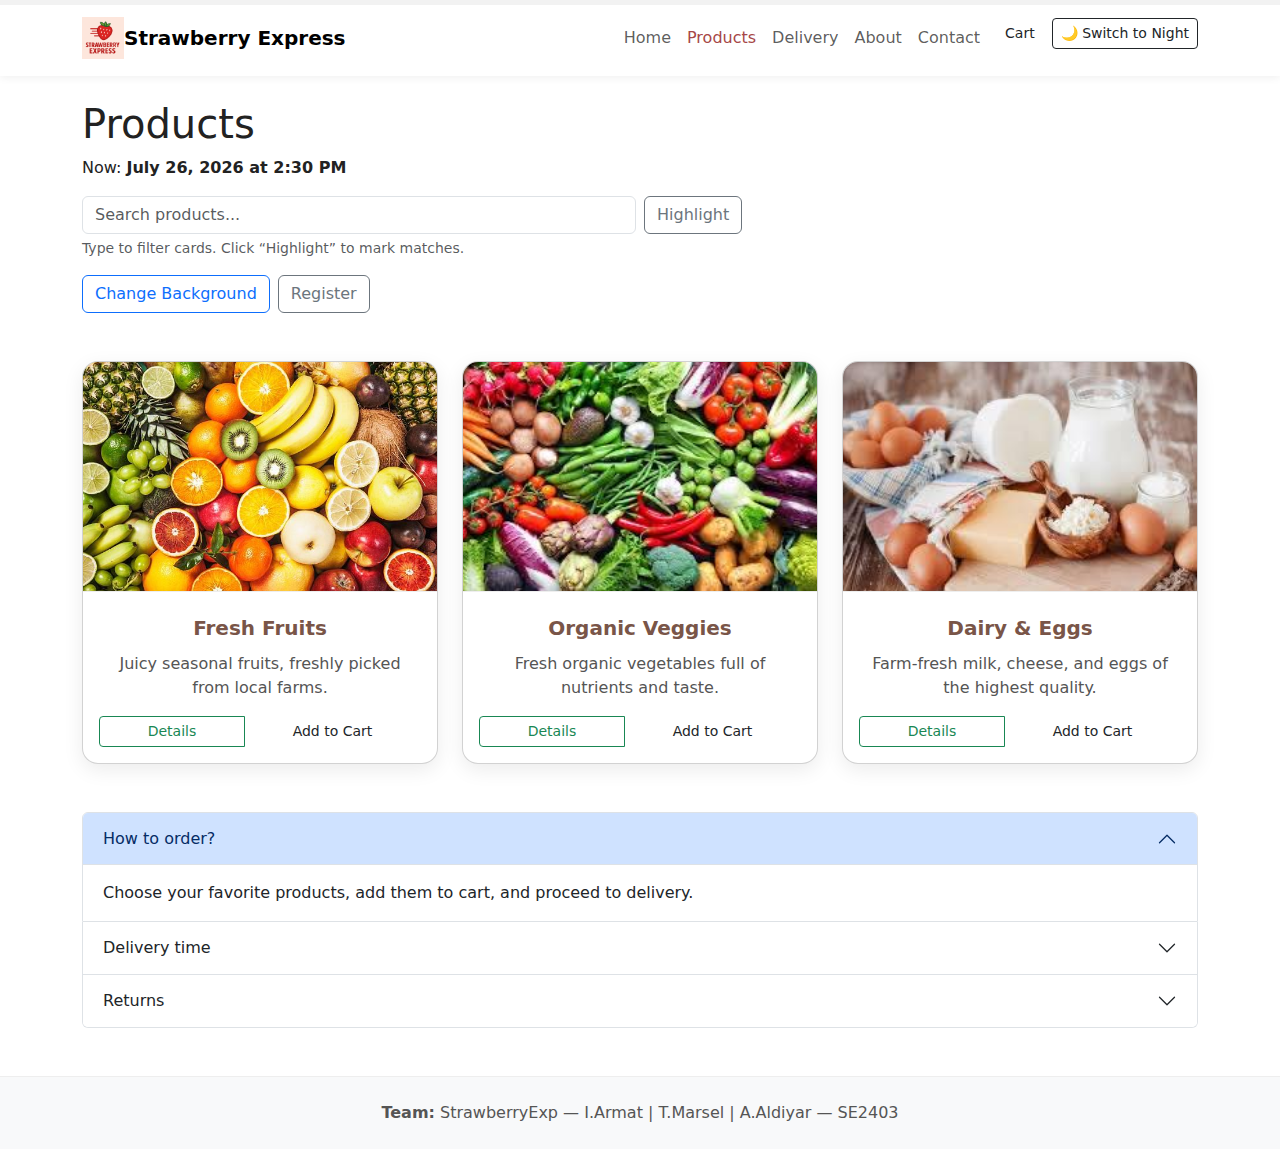
<file: html/products.html>
<!doctype html>
<html lang="en">
<head>
    <meta charset="utf-8">
    <meta name="viewport" content="width=device-width, initial-scale=1">
    <title>Products • Strawberry Express</title>

    <!-- Bootstrap -->
    <link href="https://cdn.jsdelivr.net/npm/bootstrap@5.3.3/dist/css/bootstrap.min.css" rel="stylesheet">

    <!-- Your styles -->
    <link rel="stylesheet" href="../assets/css/products.css">

    <!-- jQuery (Task 0) -->
    <script src="https://ajax.googleapis.com/ajax/libs/jquery/3.7.1/jquery.min.js"></script>

    <!-- NEW: jQuery extras styles -->
    <link rel="stylesheet" href="../assets/css/jquery-extras.css">
</head>

<body class="bg-animated">
<!-- NEW: Scroll progress bar (Task 4) -->
<div id="progressContainer"><div id="progressBar"></div></div>

<!-- ✅ Единый навбар как на главной -->
<nav class="navbar navbar-expand-lg">
    <div class="container">
        <a class="navbar-brand d-flex align-items-center" href="../index.html">
            <img src="../assets/img/logo.png" alt="Strawberry Express logo">
            <span class="fw-bold">Strawberry Express</span>
        </a>
        <button class="navbar-toggler" type="button" data-bs-toggle="collapse" data-bs-target="#navbarsExample" aria-controls="navbarsExample" aria-expanded="false" aria-label="Toggle navigation">
            <span class="navbar-toggler-icon"></span>
        </button>

        <div class="collapse navbar-collapse" id="navbarsExample">
            <ul class="navbar-nav ms-auto mb-2 mb-lg-0">
                <li class="nav-item"><a class="nav-link" href="../index.html">Home</a></li>
                <li class="nav-item"><a class="nav-link active" href="products.html">Products</a></li>
                <li class="nav-item"><a class="nav-link" href="delivery.html">Delivery</a></li>
                <li class="nav-item"><a class="nav-link" href="about.html">About</a></li>
                <li class="nav-item"><a class="nav-link" href="contact.html">Contact</a></li>
                <li class="nav-item ms-lg-2"><a class="btn btn-sm btn-brand" href="cart.html">Cart</a></li>
                <li class="nav-item ms-lg-2">
                    <button id="themeSwitch" class="btn btn-sm btn-outline-dark">🌙 Switch to Night</button>
                </li>
            </ul>
        </div>
    </div>
</nav>

<main class="container my-4">
    <h1 class="section-title">Products</h1>

    <!-- Time -->
    <div class="timebar mb-3">Now: <strong id="clock"></strong></div>

    <!-- NEW: Search panel (Tasks 1,2,3) -->
    <div class="mb-3 position-relative">
        <div class="row g-2 align-items-center">
            <div class="col-sm-8 col-md-6">
                <input id="productSearch" type="text" class="form-control" placeholder="Search products...">
                <div id="autocomplete-list" class="autocomplete-list"></div>
            </div>
            <div class="col-auto">
                <button id="highlightBtn" class="btn btn-outline-secondary">Highlight</button>
            </div>
        </div>
        <div class="form-text">Type to filter cards. Click “Highlight” to mark matches.</div>
    </div>

    <!-- Controls row: Change BG + Register (из A6) -->
    <div class="d-flex flex-wrap gap-2 mb-4">
        <button id="changeColorBtn" class="btn btn-outline-primary">Change Background</button>
        <button class="btn btn-outline-secondary" data-bs-toggle="modal" data-bs-target="#registerModal">Register</button>
    </div>

    <!-- Product Grid (9 cards) -->
    <div id="productGrid" class="row row-cols-1 row-cols-md-2 row-cols-lg-3 g-4 mt-1">
        <!-- 1 -->
        <div class="col">
            <div class="card h-100 product-card">
                <img data-src="../assets/img/img1.jpg"
                     src="[data-uri]"
                     class="card-img-top lazy" alt="Fresh Fruits">
                <div class="card-body d-flex flex-column">
                    <h5 class="card-title">Fresh Fruits</h5>
                    <p class="card-text">Juicy seasonal fruits, freshly picked from local farms.</p>
                    <div class="mt-auto d-grid gap-2">
                        <div class="btn-group" role="group">
                            <a class="btn btn-outline-success btn-sm" href="#">Details</a>
                            <a class="btn btn-brand btn-sm add-to-cart" href="#" data-name="Fresh Fruits" data-price="3.50">Add to Cart</a>
                        </div>
                    </div>
                </div>
            </div>
        </div>

        <!-- 2 -->
        <div class="col">
            <div class="card h-100 product-card">
                <img data-src="../assets/img/img2.jpg"
                     src="[data-uri]"
                     class="card-img-top lazy" alt="Organic Veggies">
                <div class="card-body d-flex flex-column">
                    <h5 class="card-title">Organic Veggies</h5>
                    <p class="card-text">Fresh organic vegetables full of nutrients and taste.</p>
                    <div class="mt-auto d-grid gap-2">
                        <div class="btn-group" role="group">
                            <a class="btn btn-outline-success btn-sm" href="#">Details</a>
                            <a class="btn btn-brand btn-sm add-to-cart" href="#" data-name="Organic Veggies" data-price="2.20">Add to Cart</a>
                        </div>
                    </div>
                </div>
            </div>
        </div>

        <!-- 3 -->
        <div class="col">
            <div class="card h-100 product-card">
                <img data-src="../assets/img/img3.jpg"
                     src="[data-uri]"
                     class="card-img-top lazy" alt="Dairy & Eggs">
                <div class="card-body d-flex flex-column">
                    <h5 class="card-title">Dairy & Eggs</h5>
                    <p class="card-text">Farm-fresh milk, cheese, and eggs of the highest quality.</p>
                    <div class="mt-auto d-grid gap-2">
                        <div class="btn-group" role="group">
                            <a class="btn btn-outline-success btn-sm" href="#">Details</a>
                            <a class="btn btn-brand btn-sm add-to-cart" href="#" data-name="Dairy & Eggs" data-price="2.80">Add to Cart</a>
                        </div>
                    </div>
                </div>
            </div>
        </div>

        <!-- ... остальная часть карточек без изменений ... -->
    </div><!-- /#productGrid -->

    <!-- Toast -->
    <div id="addToast" class="position-fixed bottom-0 end-0 m-3 px-3 py-2 bg-success text-white rounded shadow"
         style="opacity:0; transform:translateY(10px); transition:.25s;">Added to cart</div>

    <!-- FAQ -->
    <div class="accordion my-5" id="faqAcc">
        <div class="accordion-item">
            <h2 class="accordion-header" id="q1">
                <button class="accordion-button" type="button" data-bs-toggle="collapse" data-bs-target="#a1" aria-expanded="true">
                    How to order?
                </button>
            </h2>
            <div id="a1" class="accordion-collapse collapse show" data-bs-parent="#faqAcc">
                <div class="accordion-body">Choose your favorite products, add them to cart, and proceed to delivery.</div>
            </div>
        </div>
        <div class="accordion-item">
            <h2 class="accordion-header" id="q2">
                <button class="accordion-button collapsed" type="button" data-bs-toggle="collapse" data-bs-target="#a2">
                    Delivery time
                </button>
            </h2>
            <div id="a2" class="accordion-collapse collapse" data-bs-parent="#faqAcc">
                <div class="accordion-body">Delivery usually takes 30–60 minutes within the city.</div>
            </div>
        </div>
        <div class="accordion-item">
            <h2 class="accordion-header" id="q3">
                <button class="accordion-button collapsed" type="button" data-bs-toggle="collapse" data-bs-target="#a3">
                    Returns
                </button>
            </h2>
            <div id="a3" class="accordion-collapse collapse" data-bs-parent="#faqAcc">
                <div class="accordion-body">We offer returns in line with food safety regulations.</div>
            </div>
        </div>
    </div>
</main>

<!-- Registration Modal -->
<div class="modal fade" id="registerModal" tabindex="-1" aria-hidden="true">
    <div class="modal-dialog modal-dialog-centered">
        <div class="modal-content rounded-3">
            <div class="modal-header">
                <h5 class="modal-title">Registration</h5>
                <button type="button" class="btn-close" data-bs-dismiss="modal"></button>
            </div>
            <form class="modal-body" data-validate="on">
                <ul class="form-errors"></ul>
                <div class="mb-2">
                    <label class="form-label" for="pName">Name</label>
                    <input id="pName" name="name" class="form-control" required placeholder="Your name">
                </div>
                <div class="mb-2">
                    <label class="form-label" for="pEmail">Email</label>
                    <input id="pEmail" name="email" type="email" class="form-control" required placeholder="you@example.com">
                </div>
                <div class="mb-2">
                    <label class="form-label" for="pPass">Password</label>
                    <input id="pPass" name="password" type="password" class="form-control" required minlength="6" placeholder="min 6 chars">
                </div>
                <div class="mb-3">
                    <label class="form-label" for="pPass2">Confirm password</label>
                    <input id="pPass2" name="passwordConfirm" type="password" class="form-control" required placeholder="repeat password">
                </div>
                <div class="d-grid">
                    <button class="btn btn-success" type="submit">Create account</button>
                </div>
            </form>
        </div>
    </div>
</div>

<footer>
    <div class="container">
        <div class="footer-small">
            <strong>Team:</strong> StrawberryExp — I.Armat | T.Marsel | A.Aldiyar — SE2403
        </div>
    </div>
</footer>

<!-- Bootstrap bundle -->
<script src="https://cdn.jsdelivr.net/npm/bootstrap@5.3.3/dist/js/bootstrap.bundle.min.js"></script>

<!-- Your scripts -->
<script defer src="../assets/js/main.js"></script>
<script defer src="../assets/js/jquery-extras.js"></script>
<script defer src="../assets/js/theme.js"></script>
</body>
</html>
</file>
<file: assets/css/index.css>
:root{
  --brand-pink:#FF6F6F;
  --brand-pink-dark:#A64747;
  --brand-beige:#F5F5DC;
  --brand-brown:#795548;
}

body{
  font-family: system-ui, -apple-system, Segoe UI, Roboto, sans-serif;
  color:#222;
  line-height:1.6;
  margin:0;
  background: linear-gradient(270deg, #ffeaea, #ffd6d6, #ffeaea, #fffdfd);
  background-size: 400% 400%;
  animation: gradientFlow 15s ease infinite;
}

@keyframes gradientFlow {
  0%{ background-position:0% 50%; }
  50%{ background-position:100% 50%; }
  100%{ background-position:0% 50%; }
}

.navbar-brand img{ height:36px; width:auto; margin-right:.5rem; }
.navbar{ box-shadow:0 2px 8px rgba(0,0,0,.06); }
.nav-link.active {
  color: var(--brand-pink-dark) !important;
}

.hero{
  background: var(--brand-beige);
  border-radius: 1rem;
  overflow:hidden;
}

.section-title{
  font-weight:700;
  color: var(--brand-pink-dark);
}

.card.feature{
  border:0;
  border-radius:1rem;
  box-shadow:0 8px 24px rgba(0,0,0,.08);
  transition: transform .2s ease, box-shadow .2s ease;
}
.card.feature:hover{
  transform: translateY(-4px);
  box-shadow:0 12px 32px rgba(0,0,0,.12);
}

.btn-brand{
  background: var(--brand-pink);
  border-color: var(--brand-pink);
  color: #fff;
}
.btn-brand:hover{
  background: var(--brand-pink-dark);
  border-color: var(--brand-pink-dark);
}

/* Grid section */
.grid-why{
  display:grid;
  grid-template-columns: repeat(12,1fr);
  gap:1rem;
}
.grid-why .why-box{
  background:#fff;
  border:1px solid #e9ecef;
  border-radius:1rem;
  padding:1.25rem;
}
.grid-why .a{ grid-column: span 6; }
.grid-why .b{ grid-column: span 6; }
.grid-why .c{ grid-column: span 4; }
.grid-why .d{ grid-column: span 4; }
.grid-why .e{ grid-column: span 4; }

/* Cards row */
.cards-row{
  display:flex;
  gap:1rem;
}
.cards-row .card{ flex:1 1 0; }

/* Image gallery */
.gallery{
  display:grid;
  grid-template-columns: repeat(3, 1fr);
  gap: .75rem;
}
.gallery img{
  width:100%;
  height: 220px;
  object-fit: cover;
  border-radius:.75rem;
  transition: transform .2s ease;
}
.gallery img:hover{ transform: scale(1.02); }

/* Responsive Typography */
h1{ font-size: clamp(1.8rem, 1.2rem + 2vw, 3rem); }
h2{ font-size: clamp(1.4rem, 1rem + 1.2vw, 2rem); }
.lead{ font-size: clamp(1rem, .95rem + .6vw, 1.25rem); }

/* Media Queries */
@media (max-width: 991.98px){
  .grid-why{ grid-template-columns: repeat(6,1fr); }
  .grid-why .a, .grid-why .b{ grid-column: span 6; }
  .grid-why .c, .grid-why .d, .grid-why .e{ grid-column: span 3; }
}
@media (max-width: 767.98px){
  .cards-row{ flex-wrap:wrap; }
  .cards-row .card{ flex: 1 1 100%; }
  .grid-why{ grid-template-columns: repeat(2,1fr); }
  .grid-why .a, .grid-why .b, .grid-why .c, .grid-why .d, .grid-why .e{ grid-column: span 2; }
  .gallery{ grid-template-columns: 1fr; }
}

footer{
  background:#f8f9fa;
  border-top:1px solid #eee;
  margin-top:2rem;
  padding:1.5rem 0;
  color:#555;
}
.footer-small{ font-size:.95rem; }

/* Carousel */
.carousel-item img{
  height: 420px;
  width: 100%;
  object-fit: cover;
  border-radius: .75rem;
}

/* Card images */
.card-img-top{
  height: 220px;
  object-fit: cover;
}

/* Timeline (if needed) */
.timeline{
  position: relative;
  padding-left: 1.5rem;
}
.timeline::before{
  content: "";
  position: absolute;
  left: .4rem;
  top: .2rem;
  bottom: .2rem;
  width: 3px;
  background: var(--brand-pink);
  opacity: .25;
}
.timeline-step{
  position: relative;
  margin-bottom: .75rem;
  padding-left: 1rem;
}
.timeline-step::before{
  content: "";
  position: absolute;
  left: -1.05rem;
  top: .25rem;
  width: .8rem;
  height: .8rem;
  background: var(--brand-pink);
  border-radius: 50%;
  box-shadow: 0 0 0 4px rgba(255,111,111,.15);
}

/* Order summary */
.order-summary{
  border: 1px solid #e9ecef;
  border-radius: 1rem;
  padding: 1rem;
  background: #fcfefd;
}

/* Subtle section spacing */
.section{
  margin-top: 2.25rem;
  margin-bottom: 2rem;
}

/* Popup Form */
.popup-overlay {
  position: fixed;
  top: 0; left: 0;
  width: 100%; height: 100%;
  background: rgba(0,0,0,.4);
  display: none;
  align-items: center;
  justify-content: center;
  z-index: 1000;
}
.popup-overlay.active { display: flex; }
.popup-content {
  background: #fff;
  padding: 2rem;
  width: 90%;
  max-width: 400px;
  position: relative;
  animation: fadeIn .3s ease;
}
@keyframes fadeIn {
  from { opacity: 0; transform: scale(.9); }
  to { opacity: 1; transform: scale(1); }
}

body.theme-night {
  background: linear-gradient(270deg, #1a1a1a, #2a2a2a, #1f1f1f);
  color: #f1f1f1;
  transition: background 0.5s ease, color 0.5s ease;
}

body.theme-night .navbar {
  background: #222;
  box-shadow: 0 2px 8px rgba(0,0,0,.4);
}

body.theme-night .nav-link { color: #ddd; }
body.theme-night .nav-link.active { color: var(--brand-pink) !important; }

body.theme-night .section-title { color: var(--brand-pink); }
body.theme-night .lead { color: #ccc; }

body.theme-night footer {
  background: #1f1f1f;
  color: #aaa;
  border-top-color: #333;
}

body.theme-night .btn-brand {
  background: var(--brand-pink-dark);
  border-color: var(--brand-pink-dark);
}

body.theme-night .bg-light,
body.theme-night .accordion-item,
body.theme-night .p-4.border.rounded-4.h-100.shadow-sm {
  background: #fff !important;
  color: #222 !important;
  border-color: #eee !important;
}

body.theme-night .bg-light,
body.theme-night .accordion-item,
body.theme-night .p-4.border.rounded-4.h-100.shadow-sm {
  background: #2a2a2a !important;
  color: #f1f1f1 !important;
  border-color: #444 !important;
}

body.theme-night .accordion-button {
  background: #333 !important;
  color: #fff !important;
}

body.theme-night .accordion-button.collapsed {
  background: #2a2a2a !important;
  color: #f1f1f1 !important;
}

body.theme-night .accordion-button:not(.collapsed) {
  background: var(--brand-pink-dark) !important;
  color: #fff !important;
}

body.theme-night .text-brand {
  color: var(--brand-pink) !important;
}
</file>
<file: assets/css/about.css>
:root {
  --brand-pink: #FF6F6F;
  --brand-pink-dark: #A64747;
  --brand-beige: #F5F5DC;
  --brand-brown: #795548;
}

/* ====== Общие стили ====== */
body {
  font-family: system-ui, -apple-system, "Segoe UI", Roboto, sans-serif;
  color: #222;
  line-height: 1.7;
  background: linear-gradient(270deg, #fff4f4, #ffeaea, #fffdfd);
  background-size: 400% 400%;
  animation: gradientFlow 15s ease infinite;
  margin: 0;
  overflow-x: hidden;
}

@keyframes gradientFlow {
  0% { background-position: 0% 50%; }
  50% { background-position: 100% 50%; }
  100% { background-position: 0% 50%; }
}

/* ====== Навбар ====== */
.navbar {
  box-shadow: 0 2px 10px rgba(0, 0, 0, .05);
}

.navbar-brand img {
  height: 36px;
  width: auto;
  margin-right: .5rem;
}

.nav-link {
  color: #444;
  transition: color .25s ease;
}

.nav-link:hover {
  color: var(--brand-pink);
}

.nav-link.active {
  color: var(--brand-pink-dark) !important;
  font-weight: 600;
}

/* ====== Заголовки ====== */
.section-title {
  color: var(--brand-pink-dark);
  font-weight: 700;
  text-transform: capitalize;
}

/* ====== Основные элементы ====== */
.lead {
  color: #555;
  font-size: clamp(1rem, 0.95rem + .6vw, 1.2rem);
}

.img-fluid {
  border-radius: 1rem;
  transition: transform .25s ease, box-shadow .25s ease;
}
.img-fluid:hover {
  transform: scale(1.02);
  box-shadow: 0 6px 20px rgba(0,0,0,.1);
}

/* ====== Карточки и блоки ====== */
.border {
  border-color: rgba(0, 0, 0, .08) !important;
}

.rounded-3, .rounded-4 {
  border-radius: 1rem !important;
}

.p-4.border.rounded-3 {
  transition: transform .25s ease, box-shadow .25s ease;
}
.p-4.border.rounded-3:hover {
  transform: translateY(-5px);
  box-shadow: 0 10px 24px rgba(0,0,0,.1);
}

/* ====== Кнопки ====== */
.btn-brand {
  background: var(--brand-pink);
  border-color: var(--brand-pink);
  color: #fff;
  font-weight: 500;
  border-radius: .75rem;
  transition: all .25s ease;
}

.btn-brand:hover {
  background: var(--brand-pink-dark);
  border-color: var(--brand-pink-dark);
  transform: translateY(-1px);
  box-shadow: 0 6px 18px rgba(255,111,111,.3);
}

/* ====== Футер ====== */
footer {
  background: #f8f9fa;
  color: #555;
  border-top: 1px solid #eee;
  margin-top: 3rem;
}
.footer-small {
  font-size: .95rem;
}

/* ====== Анимация появления (Fade-Up) ====== */
.fade-up {
  opacity: 0;
  transform: translateY(30px);
  transition: all 0.8s ease-out;
}

.fade-up.visible {
  opacity: 1;
  transform: translateY(0);
}

/* ====== Адаптив ====== */
@media (max-width: 991.98px) {
  h1, .display-5 {
    font-size: 1.8rem;
  }
  .lead {
    font-size: 1rem;
  }
}

.hero-overlay {
  position: absolute;
  top: 0; left: 0;
  width: 100%;
  height: 100%;
  background: linear-gradient(to bottom, rgba(0,0,0,0.3), rgba(0,0,0,0.5));
}

.hero-text {
  position: absolute;
  top: 50%;
  left: 50%;
  transform: translate(-50%, -50%);
  text-align: center;
  color: #fff;
  z-index: 2;
}

.hero-text h1 {
  font-weight: 700;
  text-shadow: 0 2px 6px rgba(0,0,0,.4);
}

.hero-text p {
  background: rgba(255, 255, 255, 0.3);
  color: #fff;
  padding: .5rem 1rem;
  border-radius: .5rem;
  display: inline-block;
  font-weight: 500;
}

/* ====== Dark Theme ====== */
body.theme-night {
  background: linear-gradient(270deg, #1a1a1a, #2a2a2a, #1f1f1f);
  color: #f1f1f1;
  transition: background 0.5s ease, color 0.5s ease;
}

body.theme-night .navbar {
  background: #222;
  box-shadow: 0 2px 8px rgba(0,0,0,.4);
}

body.theme-night .nav-link { color: #ddd; }
body.theme-night .nav-link.active { color: var(--brand-pink) !important; }

body.theme-night .section-title { color: var(--brand-pink); }
body.theme-night .lead { color: #ccc; }

body.theme-night footer {
  background: #1f1f1f;
  color: #aaa;
  border-top-color: #333;
}

body.theme-night .btn-brand {
  background: var(--brand-pink-dark);
  border-color: var(--brand-pink-dark);
}

body.theme-night .bg-light,
body.theme-night .accordion-item,
body.theme-night .p-4.border.rounded-4.h-100.shadow-sm {
  background: #fff !important;
  color: #222 !important;
  border-color: #eee !important;
}
.star {
  font-size: 2rem;
  cursor: pointer;
  transition: transform .2s, color .2s;
}
.star:hover { transform: scale(1.1); }
.star.active { color: var(--brand-pink); }

body.theme-night .bg-light,
body.theme-night .accordion-item,
body.theme-night .p-4.border.rounded-4.h-100.shadow-sm {
  background: #2a2a2a !important;
  color: #f1f1f1 !important;
  border-color: #444 !important;
}

body.theme-night .accordion-button {
  background: #333 !important;
  color: #fff !important;
}

body.theme-night .accordion-button.collapsed {
  background: #2a2a2a !important;
  color: #f1f1f1 !important;
}

body.theme-night .accordion-button:not(.collapsed) {
  background: var(--brand-pink-dark) !important;
  color: #fff !important;
}

body.theme-night .text-brand {
  color: var(--brand-pink) !important;
}

/* 🔍 SEARCH ITEMS */
.search-item {
  transition: all 0.3s ease;
}
.search-item:hover {
  background-color: #fff2f2;
  transform: scale(1.02);
}

/* 💡 AUTOCOMPLETE */
#suggestionsList {
  position: absolute;
  width: 100%;
  z-index: 1000;
  border: 1px solid #ddd;
  border-radius: 8px;
  background-color: #fff;
  max-height: 200px;
  overflow-y: auto;
}
.suggestion-item {
  cursor: pointer;
  transition: background 0.2s;
}
.suggestion-item:hover {
  background-color: #ffeaea;
}

/* 🖍️ HIGHLIGHT KEYWORD */
.highlight {
  background-color: #ffeb99;
  color: #000;
  padding: 0 2px;
  border-radius: 4px;
}

/* 📊 SCROLL PROGRESS BAR */
#scrollBar {
  position: fixed;
  top: 0;
  left: 0;
  height: 5px;
  background-color: #ff6f6f;
  width: 0;
  z-index: 9999;
  transition: width 0.2s ease-out;
}

/* 🔢 COUNTER */
.counter {
  font-weight: bold;
  color: #a64747;
  font-size: 1.5rem;
}

/* 📝 FAKE FORM */
#fakeForm {
  position: relative;
}
#submitBtn {
  transition: all 0.3s ease;
}
#submitBtn:disabled {
  opacity: 0.7;
  cursor: not-allowed;
}

/* ✅ TOAST NOTIFICATION */
.toast-msg {
  display: none;
  position: fixed;
  bottom: 25px;
  right: 25px;
  background-color: #4caf50;
  color: white;
  padding: 12px 20px;
  border-radius: 10px;
  box-shadow: 0 4px 12px rgba(0, 0, 0, 0.15);
  font-weight: 500;
  z-index: 9999;
}

/* 📋 COPY BUTTON */
.copyText {
  background-color: #f9f9f9;
  border: 1px solid #ddd;
  border-radius: 6px;
  padding: 8px 12px;
  display: inline-block;
  margin-right: 8px;
  font-family: monospace;
}
.copyBtn {
  background-color: #ff6f6f;
  color: white;
  border: none;
  padding: 8px 14px;
  border-radius: 6px;
  cursor: pointer;
  transition: all 0.2s ease;
}
.copyBtn:hover {
  background-color: #a64747;
  transform: scale(1.05);
}
.copyBtn.btn-success {
  background-color: #4caf50 !important;
}

/* 💤 LAZY IMAGE */
img.lazy {
  filter: blur(5px);
  transition: filter 0.5s ease;
}
img:not(.lazy) {
  filter: blur(0);
}

/* === Тёмная тема === */
body.theme-night {
  background-color: #1e1e1e;
  color: #f1f1f1;
}

body.theme-night .navbar,
body.theme-night footer {
  background-color: #222 !important;
}

body.theme-night .card,
body.theme-night .popup-content {
  background-color: #2a2a2a;
  color: #f1f1f1;
}

body.theme-night .btn-brand {
  background-color: #ff7676;
}
</file>
<file: assets/css/cart.css>
/* === CART PAGE (Strawberry Express style) === */

:root {
  --brand-pink: #FF6F6F;
  --brand-pink-dark: #A64747;
  --brand-beige: #F5F5DC;
  --brand-brown: #795548;
}

body {
  font-family: system-ui, -apple-system, "Segoe UI", Roboto, sans-serif;
  color: #222;
  line-height: 1.6;
  margin: 0;
  background: linear-gradient(270deg, #ffeaea, #ffd6d6, #ffeaea, #fffdfd);
  background-size: 400% 400%;
  animation: gradientFlow 15s ease infinite;
}

@keyframes gradientFlow {
  0% { background-position: 0% 50%; }
  50% { background-position: 100% 50%; }
  100% { background-position: 0% 50%; }
}

/* Navbar adjustments */
.navbar {
  box-shadow: 0 2px 8px rgba(0, 0, 0, 0.06);
}
.navbar-brand span {
  color: var(--brand-pink-dark);
}
.nav-link {
  color: #333 !important;
  transition: color .2s ease;
}
.nav-link:hover {
  color: var(--brand-pink-dark) !important;
}
.btn-brand {
  background: var(--brand-pink);
  border-color: var(--brand-pink);
  color: #fff;
}
.btn-brand:hover {
  background: var(--brand-pink-dark);
  border-color: var(--brand-pink-dark);
}

/* Section title */
.section-title {
  font-weight: 700;
  color: var(--brand-pink-dark);
  margin-bottom: 1rem;
}

/* Table styling */
.table {
  background: #fff;
  border-radius: 0.75rem;
  overflow: hidden;
  box-shadow: 0 4px 12px rgba(0,0,0,0.05);
}
.table th {
  color: var(--brand-pink-dark);
}
.table td, .table th {
  vertical-align: middle;
}
.table tbody tr:hover {
  background-color: #fff4f4;
}

/* Qty button group */
.btn-group .btn {
  border-color: #f0b0b0;
  color: var(--brand-pink-dark);
}
.btn-group .btn:hover {
  background: var(--brand-pink);
  color: #fff;
}

/* Continue shopping link */
a.btn-outline-secondary.btn-sm {
  border-color: var(--brand-pink);
  color: var(--brand-pink-dark);
}
a.btn-outline-secondary.btn-sm:hover {
  background: var(--brand-pink);
  color: #fff;
  border-color: var(--brand-pink);
}

/* Order summary box */
.order-summary {
  background: #fff;
  border-radius: 1rem;
  padding: 1.25rem;
  border: 1px solid #f2c8c8;
  box-shadow: 0 4px 16px rgba(255, 111, 111, 0.15);
}
.order-summary h5 {
  color: var(--brand-pink-dark);
  font-weight: 600;
}
.order-summary strong {
  color: var(--brand-pink-dark);
}
.order-summary .btn-brand {
  width: 100%;
}

/* Footer */
footer {
  background: #f8f9fa;
  border-top: 1px solid #eee;
  margin-top: 2rem;
  padding: 1.5rem 0;
  color: #555;
  text-align: center;
}
.footer-small {
  font-size: .95rem;
}
.footer-small strong {
  color: var(--brand-pink-dark);
}

/* Responsive */
@media (max-width: 767.98px) {
  .order-summary {
    margin-top: 1.5rem;
  }
}
/* BG switch support */
:root { --page-bg: #ffffff; }
html, body {
  background-color: var(--page-bg) !important;
  transition: background-color 300ms ease;
}


/* Тёмная тема */

body.theme-night {
    background-color: #1e1e1e !important;
    color: #f1f1f1 !important;
    transition: background-color 0.3s, color 0.3s;
}

/* Чтобы фон не перекрывали другие блоки */
body.theme-night .navbar,
body.theme-night footer {
    background-color: #222 !important;
}

body.theme-night .card,
body.theme-night .popup-content {
    background-color: #2a2a2a !important;
    color: #f1f1f1 !important;
}

body.theme-night .btn-brand {
    background-color: #ff7676 !important;
}
</file>
<file: assets/css/contact.css>
:root {
    --brand-pink: #FF6F6F;
    --brand-pink-dark: #A64747;
    --brand-beige: #F5F5DC;
    --brand-brown: #795548
}

body {
    font-family: system-ui, -apple-system, Segoe UI, Roboto, sans-serif;
    color: #222;
    background: linear-gradient(270deg, #ffeaea, #ffd6d6, #ffeaea, #fffdfd);
    background-size: 400% 400%;
    animation: gradientFlow 15s ease infinite;
    margin: 0
}

@keyframes gradientFlow {
    0% {
        background-position: 0% 50%
    }

    50% {
        background-position: 100% 50%
    }

    100% {
        background-position: 0% 50%
    }
}

.navbar {
    box-shadow: 0 2px 10px rgba(0, 0, 0, .06)
}

.navbar-brand img {
    height: 36px;
    width: auto;
    margin-right: .5rem;
  }

.nav-link.active {
    color: var(--brand-pink-dark) !important
}

.section-title {
    color: var(--brand-pink-dark);
    font-weight: 700
}

.hero {
    background: #fff;
    border: 1px solid #f1d4d4;
    box-shadow: 0 12px 26px rgba(255, 111, 111, .12);
    border-radius: 1rem
}

.btn-brand {
    background: var(--brand-pink);
    border-color: var(--brand-pink);
    color: #fff;
    border-radius: .75rem
}

.btn-brand:hover {
    background: var(--brand-pink-dark);
    border-color: var(--brand-pink-dark)
}

.card .form-control:focus,
.form-select:focus {
    box-shadow: 0 0 0 .25rem rgba(255, 111, 111, .2);
    border-color: #ffc0c0
}

.toast-lite {
    position: fixed;
    left: 50%;
    bottom: 24px;
    transform: translateX(-50%) translateY(20px);
    background: #111;
    color: #fff;
    padding: .75rem 1rem;
    border-radius: .75rem;
    opacity: 0;
    pointer-events: none;
    transition: .3s;
    z-index: 1100
}

.toast-lite.show {
    opacity: 1;
    transform: translateX(-50%) translateY(0)
}

.modal-lite {
    position: fixed;
    inset: 0;
    background: rgba(0, 0, 0, .45);
    display: none;
    align-items: center;
    justify-content: center;
    padding: 1rem;
    z-index: 1050
}

.modal-lite.active {
    display: flex
}

.modal-card {
    background: #fff;
    padding: 1.25rem;
    border: 1px solid #f1d4d4;
    max-width: 420px;
    width: 100%
}

footer {
    background: #f8f9fa;
    border-top: 1px solid #eee;
    margin-top: 2rem;
    padding: 1.5rem 0;
    color: #555
}

.footer-small {
    font-size: .95rem
}

.more {
    transition: max-height .3s ease, opacity .3s ease
}

.d-none {
    display: none
}

.stars {
    display: inline-flex;
    gap: .25rem;
    font-size: 1.25rem;
    cursor: pointer
}

.stars span {
    color: #ccc;
    transition: transform .15s ease
}

.stars span.active {
    color: #FFA83A;
    transform: scale(1.1)
}

body.dark {
    background: #191919;
    color: #e9e9e9
}

body.dark .navbar {
    background: #1f1f1f !important
}

body.dark .hero,
body.dark .modal-card {
    background: #252525;
    border-color: #333
}

body.dark .btn-outline-dark {
    color: #e9e9e9;
    border-color: #666
}

body.dark .btn-outline-secondary {
    color: #e9e9e9;
    border-color: #666
}
</file>
<file: assets/css/delivery.css>
:root {
    --brand-pink: #FF6F6F;
    --brand-pink-dark: #A64747;
    --brand-beige: #F5F5DC;
    --brand-brown: #795548
}

body {
    font-family: system-ui, -apple-system, Segoe UI, Roboto, sans-serif;
    color: #222;
    background: linear-gradient(270deg, #ffeaea, #ffd6d6, #ffeaea, #fffdfd);
    background-size: 400% 400%;
    animation: gradientFlow 15s ease infinite;
    margin: 0
}

@keyframes gradientFlow {
    0% {
        background-position: 0% 50%
    }

    50% {
        background-position: 100% 50%
    }

    100% {
        background-position: 0% 50%
    }
}

.navbar {
    box-shadow: 0 2px 10px rgba(0, 0, 0, .06)
}

.navbar-brand img {
    height: 36px;
    width: auto;
    margin-right: .5rem;
  }

.nav-link.active {
    color: var(--brand-pink-dark) !important
}

.section-title {
    color: var(--brand-pink-dark);
    font-weight: 700
}

.zone {
    border: 1px solid #f1d4d4;
    border-radius: 1rem;
    box-shadow: 0 10px 22px rgba(255, 111, 111, .12);
    background: #fff
}

.zone .card-title {
    color: var(--brand-brown);
    font-weight: 700
}

.chip-row {
    display: flex;
    flex-wrap: wrap;
    gap: .5rem
}

.chip {
    border: 1px solid #f1d4d4;
    background: #fff;
    border-radius: 999px;
    padding: .5rem .9rem;
    font-weight: 600;
    transition: .2s
}

.chip:hover {
    transform: translateY(-2px);
    box-shadow: 0 8px 18px rgba(0, 0, 0, .08)
}

.chip.active {
    background: var(--brand-pink);
    color: #fff;
    border-color: var(--brand-pink)
}

.accordion-custom {
    display: grid;
    gap: .75rem
}

.faq-header {
    width: 100%;
    text-align: left;
    background: #fff;
    border: 1px solid #f1d4d4;
    border-radius: .75rem;
    padding: .9rem 1rem;
    font-weight: 700;
    color: #333;
    transition: .2s
}

.faq-header:hover {
    transform: translateY(-2px);
    box-shadow: 0 8px 20px rgba(0, 0, 0, .08)
}

.faq-content {
    overflow: hidden;
    max-height: 0;
    transition: max-height .3s ease;
    border-radius: .75rem;
    border: 1px solid transparent
}

.faq-item.open .faq-content {
    border-color: #f1d4d4;
    background: #fff
}

.faq-content .inner {
    padding: 1rem
}

.btn-brand {
    background: var(--brand-pink);
    border-color: var(--brand-pink);
    color: #fff;
    border-radius: .75rem
}

.btn-brand:hover {
    background: var(--brand-pink-dark);
    border-color: var(--brand-pink-dark)
}

footer {
    background: #f8f9fa;
    border-top: 1px solid #eee;
    margin-top: 2rem;
    padding: 1.5rem 0;
    color: #555
}

.footer-small {
    font-size: .95rem
}

.stars {
    display: inline-flex;
    gap: .25rem;
    font-size: 1.25rem;
    cursor: pointer
}

.stars span {
    color: #ccc;
    transition: transform .15s ease
}

.stars span.active {
    color: #FFA83A;
    transform: scale(1.1)
}

body.dark {
    background: #191919;
    color: #e9e9e9
}

body.dark .navbar {
    background: #1f1f1f !important
}

.zone,
.faq-header,
.chip {
    transition: transform .2s ease, box-shadow .2s ease
}
</file>
<file: assets/css/products.css>
:root {
  --brand-pink: #FF6F6F;
  --brand-pink-dark: #A64747;
  --brand-beige: #F5F5DC;
  --brand-brown: #795548;

  /* Solid background color (can be changed from JS) */
  --page-bg: #ffffff;
}

/* Base styles */
html, body {
  background: var(--page-bg) !important; /* default solid */
  transition: background 300ms ease;
  margin: 0;
  padding: 0;
}

body {
  font-family: system-ui, -apple-system, Segoe UI, Roboto, sans-serif;
  color: #222;
}

/* Optional animated gradient (enabled via .bg-animated on <body>) */
body.bg-animated {
  background: linear-gradient(270deg, #ffeaea, #ffd6d6, #ffeaea, #fffdfd);
  background-size: 400% 400%;
  animation: gradientFlow 15s ease infinite;
}

@keyframes gradientFlow {
  0% { background-position: 0% 50%; }
  50% { background-position: 100% 50%; }
  100% { background-position: 0% 50%; }
}

/* Navbar */
.navbar {
  background-color: #fff;
  box-shadow: 0 2px 8px rgba(0,0,0,.06);
  padding: 0.75rem 1.5rem;
}

.navbar-brand img {
  height: 42px;
  width: auto;
  max-width: 100%;
  object-fit: contain;
}

.nav-link.active {
  color: var(--brand-pink-dark) !important;
}

/* Page title */
.page-title {
  text-align: center;
  color: var(--brand-pink-dark);
  font-weight: 700;
  margin: 2rem 0;
}

/* Product grid */
.products-grid {
  display: grid;
  grid-template-columns: repeat(auto-fit, minmax(260px, 1fr));
  gap: 1.5rem;
  padding: 0 1.5rem 3rem;
}

/* Product card */
.product-card {
  background: #fff;
  border-radius: 1rem;
  overflow: hidden;
  box-shadow: 0 6px 20px rgba(0,0,0,.08);
  transition: transform .2s ease, box-shadow .2s ease;
}

.product-card:hover {
  transform: translateY(-4px);
  box-shadow: 0 10px 28px rgba(0,0,0,.12);
}

.product-card img {
  width: 100%;
  height: 230px;
  object-fit: cover;
  border-bottom: 1px solid #eee;
}

.product-card .card-body {
  padding: 1rem;
  text-align: center;
}

.product-card h5 {
  margin: 0.5rem 0;
  color: var(--brand-brown);
  font-weight: 600;
}

.product-card p {
  margin: 0.25rem 0 1rem;
  color: #555;
}

.product-card .price {
  color: var(--brand-pink-dark);
  font-weight: bold;
  font-size: 1.1rem;
}

/* Button */
.btn-buy {
  background: var(--brand-pink);
  color: #fff;
  border: none;
  border-radius: 0.5rem;
  padding: 0.6rem 1.25rem;
  cursor: pointer;
  transition: background .2s ease;
}

.btn-buy:hover {
  background: var(--brand-pink-dark);
}

/* Footer */
footer {
  background: #f8f9fa;
  border-top: 1px solid #eee;
  text-align: center;
  padding: 1.5rem;
  color: #555;
  margin-top: 2rem;
}
</file>
